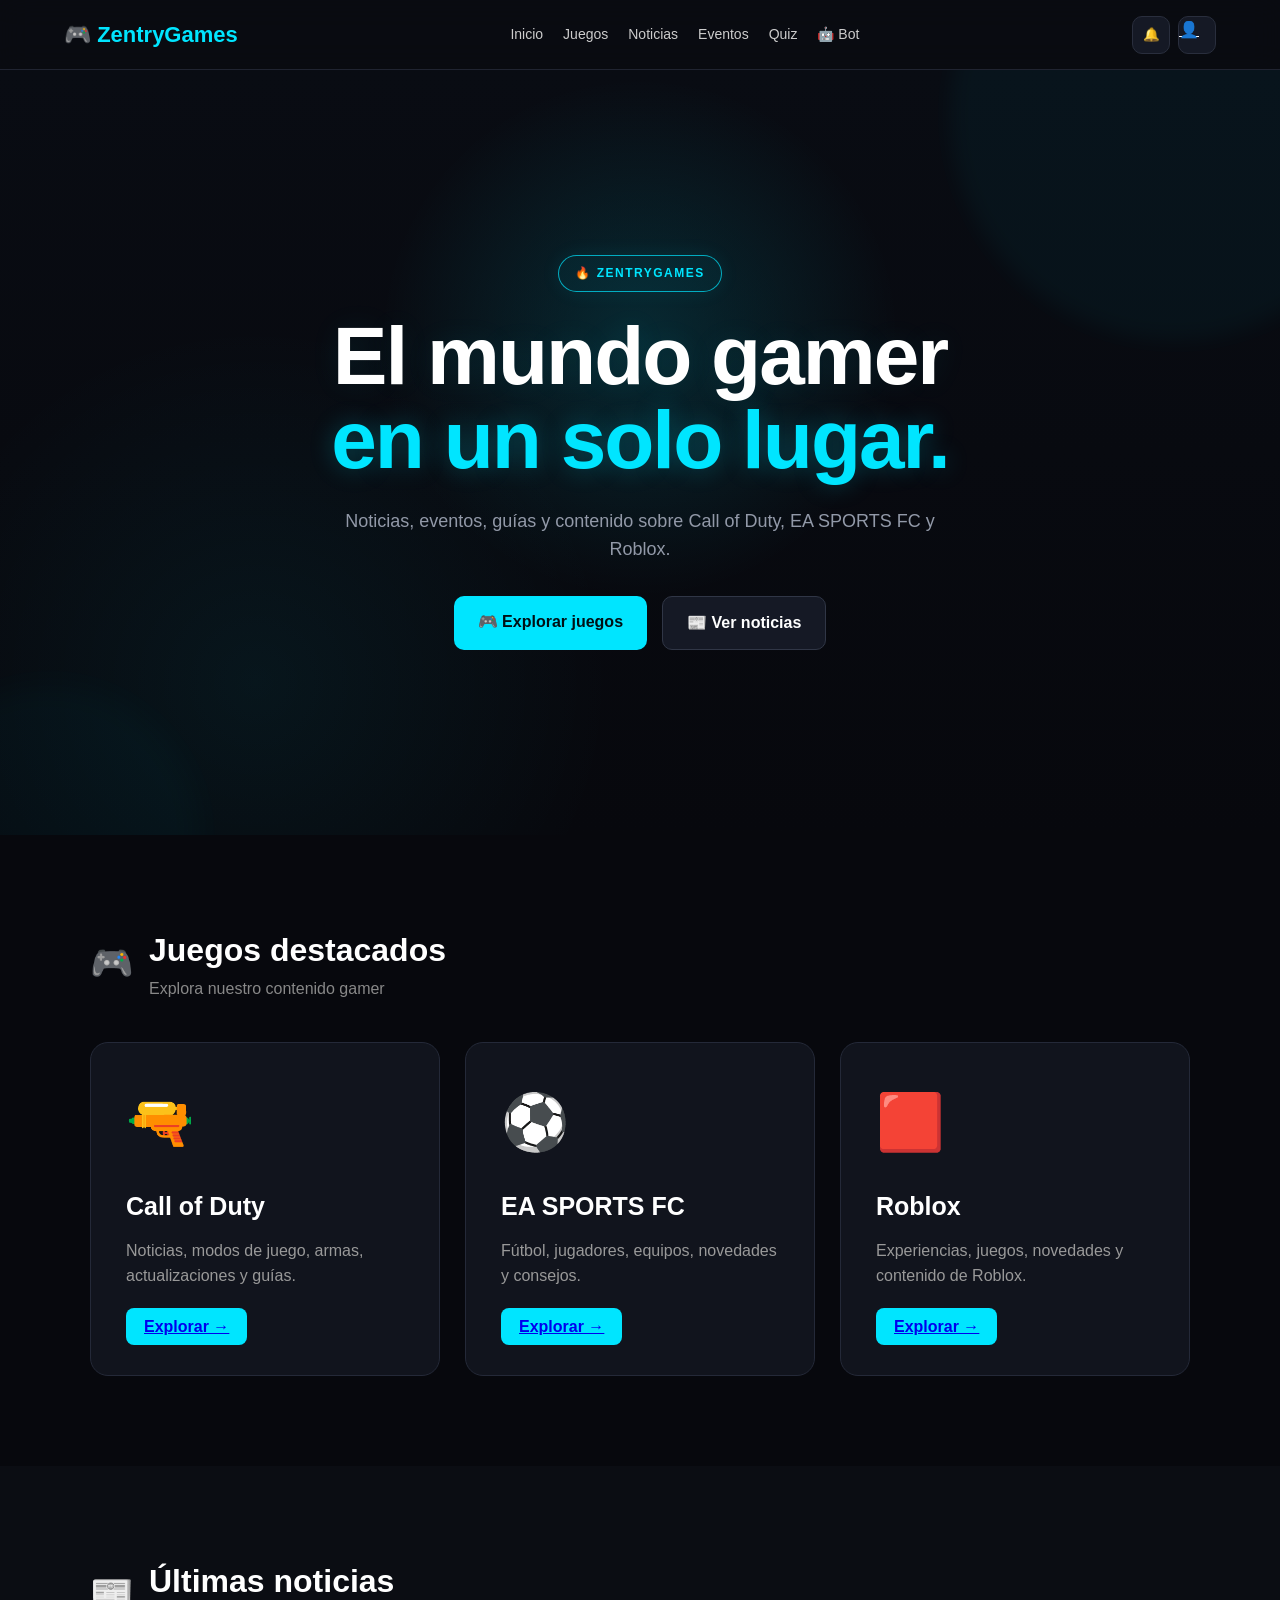
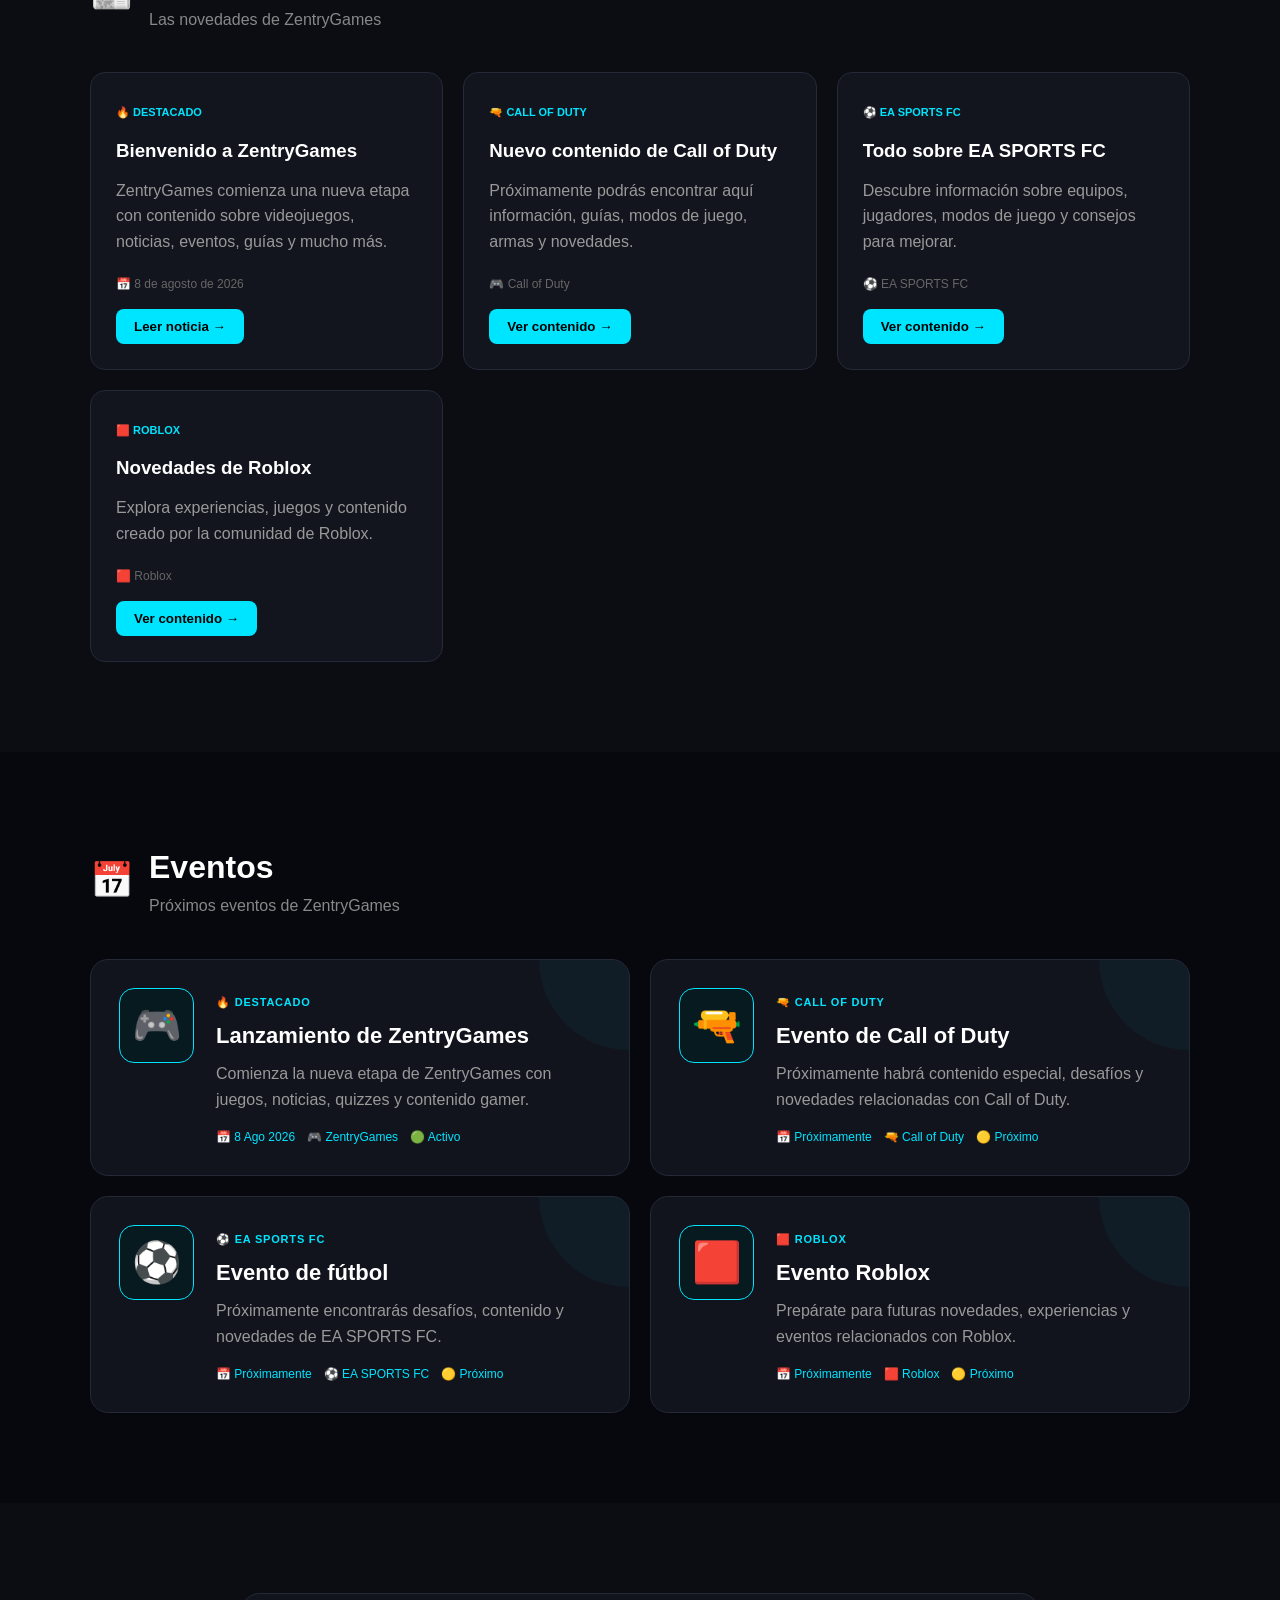
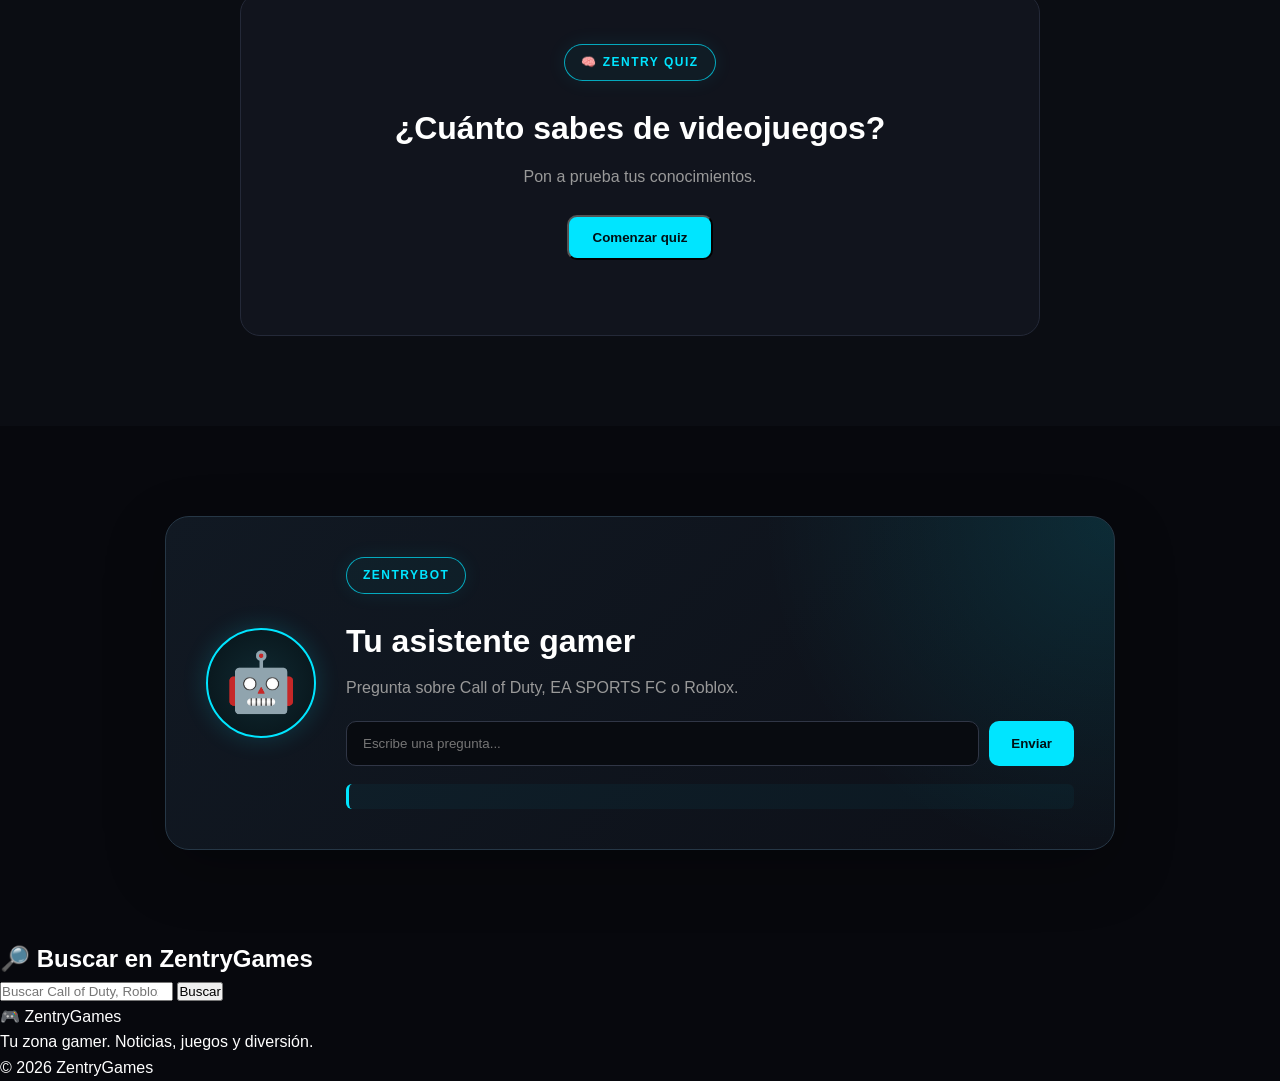
<file: index.html>
<!DOCTYPE html>
<html lang="es">
<head>
    <meta charset="UTF-8">
    <meta name="viewport" content="width=device-width, initial-scale=1.0">

    <meta name="description" content="ZentryGames - Noticias, guías, eventos y contenido gamer">

    <title>ZentryGames 🎮</title>

    <link rel="stylesheet" href="style.css">

    <script async src="https://pagead2.googlesyndication.com/pagead/js/adsbygoogle.js?client=ca-pub-6603764424039555"
         crossorigin="anonymous"></script>
</head>

<body>

<header class="header">

    <div class="logo">
        🎮 <span>ZentryGames</span>
    </div>

    <nav class="nav">

        <a href="#inicio">Inicio</a>
        <a href="#juegos">Juegos</a>
        <a href="#noticias">Noticias</a>
        <a href="#eventos">Eventos</a>
        <a href="#quiz">Quiz</a>
        <a href="#bot">🤖 Bot</a>

    </nav>

    <div class="header-actions">

    <button class="icon-btn" title="Notificaciones" onclick="toggleNotifications()">
    🔔
    </button>

    <a href="perfil.html" class="icon-btn profile-link" title="Perfil">
        👤
    </a>

    </div>

</header>


<main>

    <!-- HERO -->

    <section id="inicio" class="hero">

        <div class="hero-content">

            <span class="badge">🔥 ZENTRYGAMES</span>

            <h1>
                El mundo gamer<br>
                <span>en un solo lugar.</span>
            </h1>

            <p>
                Noticias, eventos, guías y contenido sobre
                Call of Duty, EA SPORTS FC y Roblox.
            </p>

            <div class="hero-buttons">

                <a href="#juegos" class="btn primary">
                    🎮 Explorar juegos
                </a>

                <a href="#noticias" class="btn secondary">
                    📰 Ver noticias
                </a>

            </div>

        </div>

    </section>


    <!-- JUEGOS -->

    <section id="juegos" class="section">

        <div class="section-title">

            <span>🎮</span>

            <div>
                <h2>Juegos destacados</h2>
                <p>Explora nuestro contenido gamer</p>
            </div>

        </div>


        <div class="cards">

            <article class="game-card cod">

                <div class="game-icon">🔫</div>

                <h3>Call of Duty</h3>

                <p>
                    Noticias, modos de juego, armas,
                    actualizaciones y guías.
                </p>

                <a href="cod.html" class="card-btn"> 
                   Explorar →
                </a>

            </article>


            <article class="game-card fifa">

                <div class="game-icon">⚽</div>

                <h3>EA SPORTS FC</h3>

                <p>
                    Fútbol, jugadores, equipos,
                    novedades y consejos.
                </p>

                <a href="fc.html" class="card-btn">
                   Explorar →
                </a>
            
            </article>


            <article class="game-card roblox">

                <div class="game-icon">🟥</div>

                <h3>Roblox</h3>

                <p>
                    Experiencias, juegos, novedades
                    y contenido de Roblox.
                </p>

                <a href="roblox.html" class="card-btn">
                   Explorar →
                </a>

            </article>

        </div>

    </section>



    <!-- ==============================
     NOTICIAS — FASE 4
     ============================== --><section id="noticias" class="section dark-section"><div class="section-title">

    <span>📰</span>

    <div>
        <h2>Últimas noticias</h2>
        <p>Las novedades de ZentryGames</p>
    </div>

</div>


<div class="news-grid">

    <!-- NOTICIA 1 -->

    <article class="news-card">

        <span class="news-tag">
            🔥 DESTACADO
        </span>

        <h3>
            Bienvenido a ZentryGames
        </h3>

        <p>
            ZentryGames comienza una nueva etapa con
            contenido sobre videojuegos, noticias,
            eventos, guías y mucho más.
        </p>

        <span class="news-date">
            📅 8 de agosto de 2026
        </span>

        <button class="card-btn news-button"
                onclick="mostrarNoticia('bienvenida')">
            Leer noticia →
        </button>

    </article>


    <!-- NOTICIA 2 -->

    <article class="news-card">

        <span class="news-tag">
            🔫 CALL OF DUTY
        </span>

        <h3>
            Nuevo contenido de Call of Duty
        </h3>

        <p>
            Próximamente podrás encontrar aquí
            información, guías, modos de juego,
            armas y novedades.
        </p>

        <span class="news-date">
            🎮 Call of Duty
        </span>

        <button class="card-btn news-button"
                onclick="mostrarNoticia('cod')">
            Ver contenido →
        </button>

    </article>


    <!-- NOTICIA 3 -->

    <article class="news-card">

        <span class="news-tag">
            ⚽ EA SPORTS FC
        </span>

        <h3>
            Todo sobre EA SPORTS FC
        </h3>

        <p>
            Descubre información sobre equipos,
            jugadores, modos de juego y consejos
            para mejorar.
        </p>

        <span class="news-date">
            ⚽ EA SPORTS FC
        </span>

        <button class="card-btn news-button"
                onclick="mostrarNoticia('fc')">
            Ver contenido →
        </button>

    </article>


    <!-- NOTICIA 4 -->

    <article class="news-card">

        <span class="news-tag">
            🟥 ROBLOX
        </span>

        <h3>
            Novedades de Roblox
        </h3>

        <p>
            Explora experiencias, juegos y contenido
            creado por la comunidad de Roblox.
        </p>

        <span class="news-date">
            🟥 Roblox
        </span>

        <button class="card-btn news-button"
                onclick="mostrarNoticia('roblox')">
            Ver contenido →
        </button>

    </article>

</div>


<!-- VENTANA DE NOTICIA -->

<div id="newsModal" class="news-modal">

    <div class="news-modal-content">

        <button class="news-close"
                onclick="cerrarNoticia()">
            ✕
        </button>

        <div id="newsModalContent"></div>

    </div>

</div>

     </section>

    
<!-- ==============================
     EVENTOS — FASE 4
     ============================== --><section id="eventos" class="section"><div class="section-title">

    <span>📅</span>

    <div>
        <h2>Eventos</h2>
        <p>Próximos eventos de ZentryGames</p>
    </div>

</div>


<div class="events-grid">


    <!-- EVENTO 1 -->

    <article class="event-card">

        <div class="event-icon">
            🎮
        </div>

        <div class="event-content">

            <span class="event-tag">
                🔥 DESTACADO
            </span>

            <h3>
                Lanzamiento de ZentryGames
            </h3>

            <p>
                Comienza la nueva etapa de ZentryGames
                con juegos, noticias, quizzes y contenido gamer.
            </p>

            <div class="event-info">

                <span>📅 8 Ago 2026</span>

                <span>🎮 ZentryGames</span>

                <span>🟢 Activo</span>

            </div>

        </div>

    </article>


    <!-- EVENTO 2 -->

    <article class="event-card">

        <div class="event-icon">
            🔫
        </div>

        <div class="event-content">

            <span class="event-tag">
                🔫 CALL OF DUTY
            </span>

            <h3>
                Evento de Call of Duty
            </h3>

            <p>
                Próximamente habrá contenido especial,
                desafíos y novedades relacionadas con Call of Duty.
            </p>

            <div class="event-info">

                <span>📅 Próximamente</span>

                <span>🔫 Call of Duty</span>

                <span>🟡 Próximo</span>

            </div>

        </div>

    </article>


    <!-- EVENTO 3 -->

    <article class="event-card">

        <div class="event-icon">
            ⚽
        </div>

        <div class="event-content">

            <span class="event-tag">
                ⚽ EA SPORTS FC
            </span>

            <h3>
                Evento de fútbol
            </h3>

            <p>
                Próximamente encontrarás desafíos,
                contenido y novedades de EA SPORTS FC.
            </p>

            <div class="event-info">

                <span>📅 Próximamente</span>

                <span>⚽ EA SPORTS FC</span>

                <span>🟡 Próximo</span>

            </div>

        </div>

    </article>


    <!-- EVENTO 4 -->

    <article class="event-card">

        <div class="event-icon">
            🟥
        </div>

        <div class="event-content">

            <span class="event-tag">
                🟥 ROBLOX
            </span>

            <h3>
                Evento Roblox
            </h3>

            <p>
                Prepárate para futuras novedades,
                experiencias y eventos relacionados con Roblox.
            </p>

            <div class="event-info">

                <span>📅 Próximamente</span>

                <span>🟥 Roblox</span>

                <span>🟡 Próximo</span>

            </div>

        </div>

    </article>

</div>

     </section>

    <!-- QUIZ -->

    <section id="quiz" class="section dark-section">

        <div class="quiz-box">

            <span class="badge">🧠 ZENTRY QUIZ</span>

            <h2>¿Cuánto sabes de videojuegos?</h2>

            <p>
                Pon a prueba tus conocimientos.
            </p>

            <button id="startQuiz" class="btn primary">
                Comenzar quiz
            </button>

            <div id="quizArea"></div>

        </div>

    </section>


    <!-- ZENTRYBOT -->

    <section id="bot" class="section">

        <div class="bot-box">

            <div class="bot-avatar">
                🤖
            </div>

            <div class="bot-content">

                <span class="badge">ZENTRYBOT</span>

                <h2>Tu asistente gamer</h2>

                <p>
                    Pregunta sobre Call of Duty, EA SPORTS FC
                    o Roblox.
                </p>

                <div class="bot-input">

                    <input
                        id="botInput"
                        type="text"
                        placeholder="Escribe una pregunta..."
                    >

                    <button id="botSend">
                        Enviar
                    </button>

                </div>

                <div id="botResponse" class="bot-response"></div>

            </div>

        </div>

    </section>


    <!-- BUSCADOR -->

    <section class="search-section">

        <h2>🔎 Buscar en ZentryGames</h2>

        <div class="search-box">

            <input
                id="searchInput"
                type="search"
                placeholder="Buscar Call of Duty, Roblox..."
            >

            <button id="searchButton">
                Buscar
            </button>

        </div>

        <div id="searchResult"></div>

    </section>

</main>


<footer>

    <div class="footer-logo">
        🎮 ZentryGames
    </div>

    <p>
        Tu zona gamer. Noticias, juegos y diversión.
    </p>

    <p class="copyright">
        © 2026 ZentryGames
    </p>

</footer>
    
<div id="notificationPanel" class="notification-panel">

    <div class="notification-header">
        <h3>🔔 Notificaciones</h3>

        <button id="closeNotifications">✕</button>
    </div>

    <div class="notification-item">
        <span>🎮</span>
        <div>
            <strong>Bienvenido a ZentryGames</strong>
            <p>Tu zona gamer está creciendo 🚀</p>
        </div>
    </div>

    <div class="notification-item">
        <span>📰</span>
        <div>
            <strong>Noticias próximamente</strong>
            <p>Estamos preparando nuevas novedades.</p>
        </div>
    </div>

    <div class="notification-item">
        <span>📅</span>
        <div>
            <strong>Eventos</strong>
            <p>Próximamente habrá eventos gamer.</p>
        </div>
    </div>

</div>

<script src="script.js"></script>

</body>
</html>
</file>
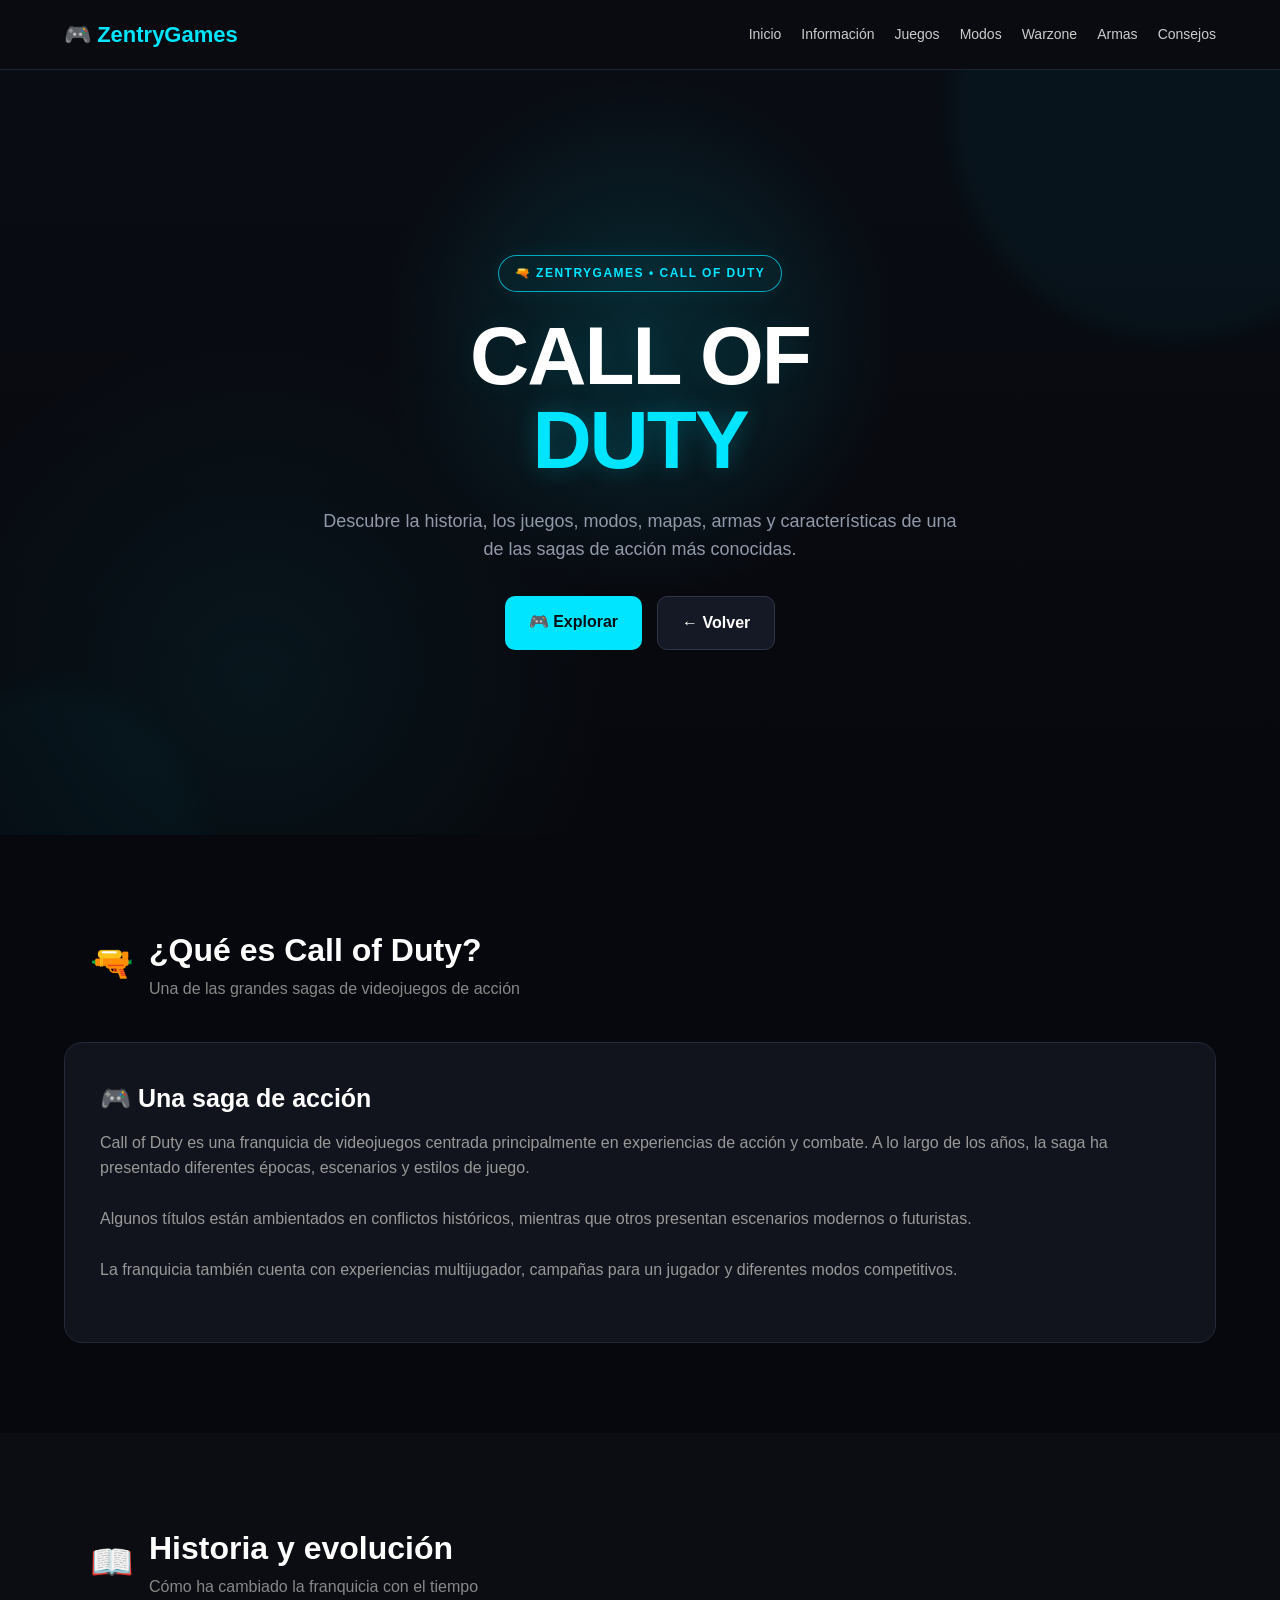
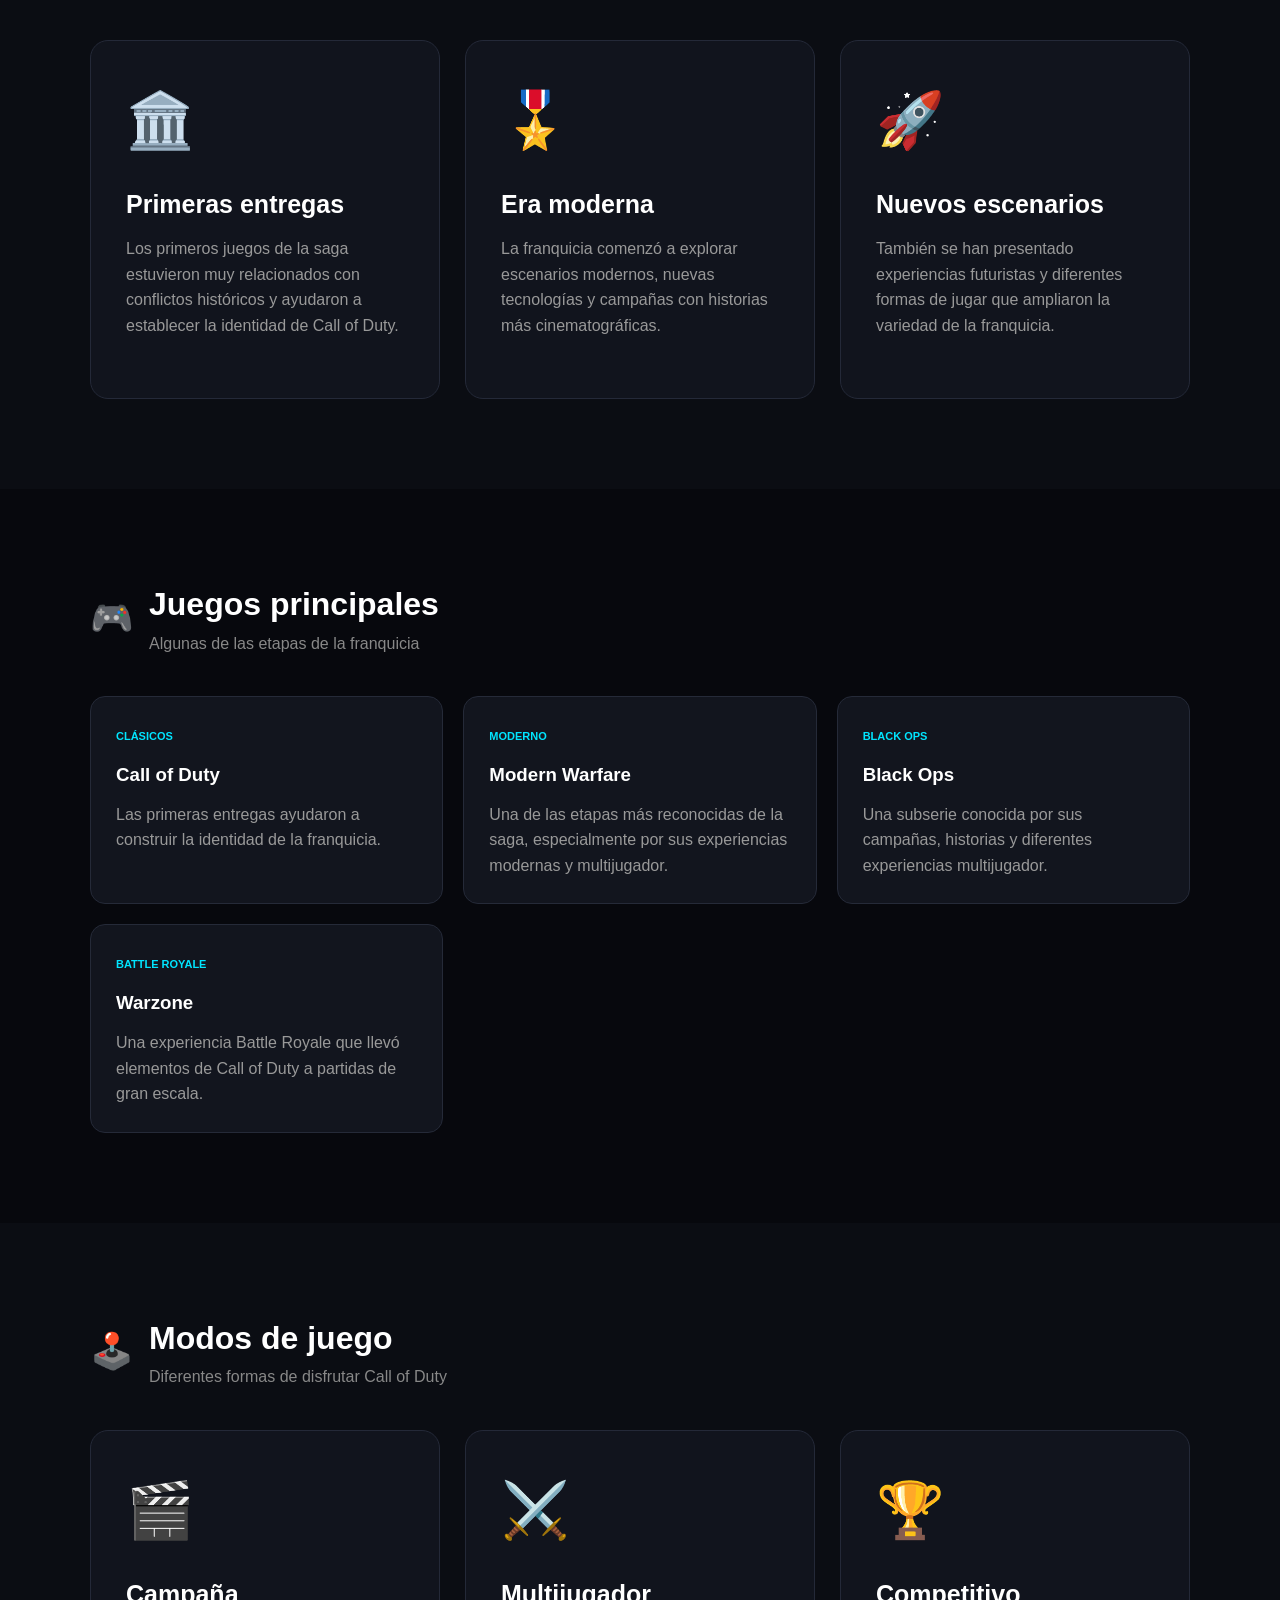
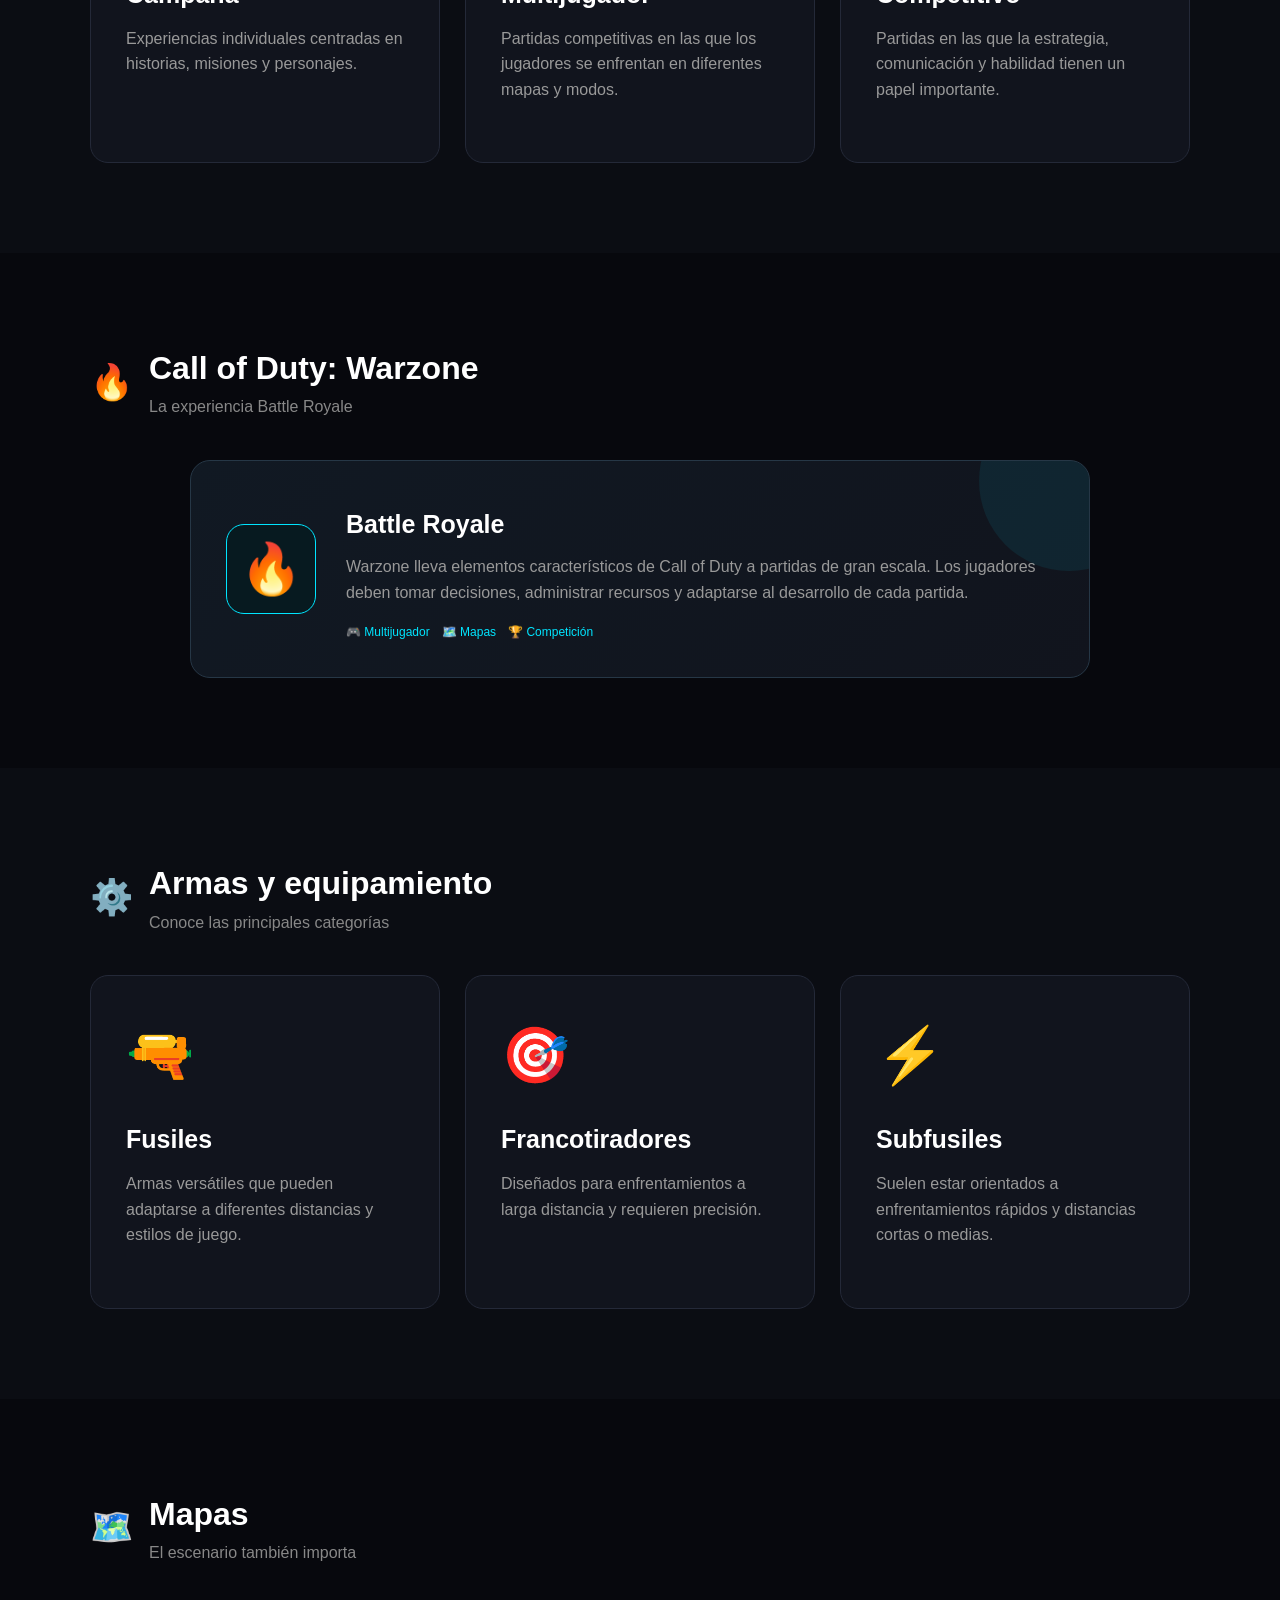
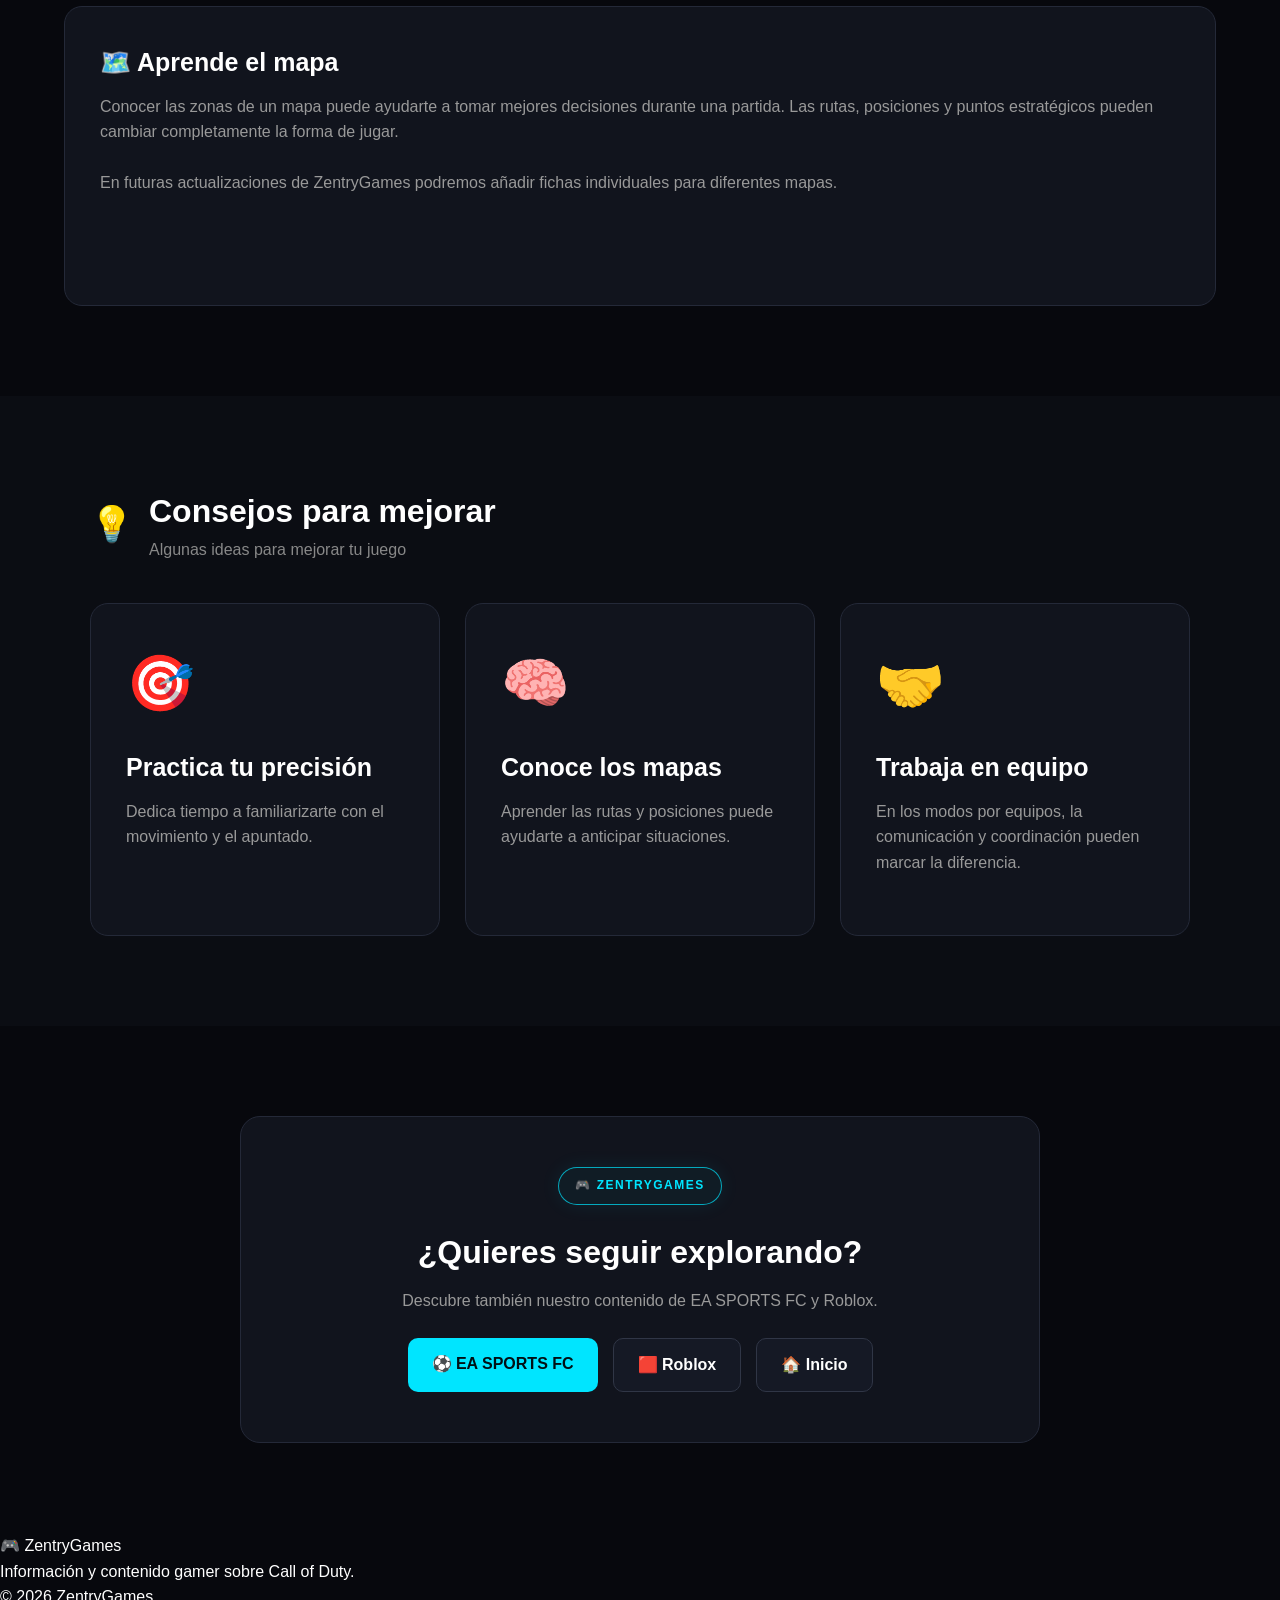
<file: cod.html>
<!DOCTYPE html>
<html lang="es">

<head>
    <meta charset="UTF-8">
    <meta name="viewport" content="width=device-width, initial-scale=1.0">

    <meta name="description"
        content="ZentryGames - Todo sobre Call of Duty, Warzone, modos de juego, mapas, armas y consejos.">

    <title>Call of Duty | ZentryGames 🎮</title>

    <link rel="stylesheet" href="style.css">
</head>

<body>

<header class="header">

    <div class="logo">
        🎮 <span>ZentryGames</span>
    </div>

    <nav class="nav">
        <a href="index.html">Inicio</a>
        <a href="#informacion">Información</a>
        <a href="#juegos">Juegos</a>
        <a href="#modos">Modos</a>
        <a href="#warzone">Warzone</a>
        <a href="#armas">Armas</a>
        <a href="#consejos">Consejos</a>
    </nav>

</header>


<main>

    <!-- HERO -->

    <section class="hero">

        <div class="hero-content">

            <span class="badge">🔫 ZENTRYGAMES • CALL OF DUTY</span>

            <h1>
                CALL OF<br>
                <span>DUTY</span>
            </h1>

            <p>
                Descubre la historia, los juegos, modos,
                mapas, armas y características de una de
                las sagas de acción más conocidas.
            </p>

            <div class="hero-buttons">

                <a href="#informacion" class="btn primary">
                    🎮 Explorar
                </a>

                <a href="index.html" class="btn secondary">
                    ← Volver
                </a>

            </div>

        </div>

    </section>


    <!-- INFORMACIÓN -->

    <section id="informacion" class="section">

        <div class="section-title">

            <span>🔫</span>

            <div>
                <h2>¿Qué es Call of Duty?</h2>
                <p>Una de las grandes sagas de videojuegos de acción</p>
            </div>

        </div>

        <div class="game-card">

            <h3>🎮 Una saga de acción</h3>

            <p>
                Call of Duty es una franquicia de videojuegos
                centrada principalmente en experiencias de
                acción y combate. A lo largo de los años,
                la saga ha presentado diferentes épocas,
                escenarios y estilos de juego.
            </p>

            <p>
                Algunos títulos están ambientados en conflictos
                históricos, mientras que otros presentan
                escenarios modernos o futuristas.
            </p>

            <p>
                La franquicia también cuenta con experiencias
                multijugador, campañas para un jugador y
                diferentes modos competitivos.
            </p>

        </div>

    </section>


    <!-- EVOLUCIÓN -->

    <section class="section dark-section">

        <div class="section-title">

            <span>📖</span>

            <div>
                <h2>Historia y evolución</h2>
                <p>Cómo ha cambiado la franquicia con el tiempo</p>
            </div>

        </div>

        <div class="cards">

            <article class="game-card">

                <div class="game-icon">🏛️</div>

                <h3>Primeras entregas</h3>

                <p>
                    Los primeros juegos de la saga estuvieron
                    muy relacionados con conflictos históricos
                    y ayudaron a establecer la identidad de
                    Call of Duty.
                </p>

            </article>


            <article class="game-card">

                <div class="game-icon">🎖️</div>

                <h3>Era moderna</h3>

                <p>
                    La franquicia comenzó a explorar escenarios
                    modernos, nuevas tecnologías y campañas
                    con historias más cinematográficas.
                </p>

            </article>


            <article class="game-card">

                <div class="game-icon">🚀</div>

                <h3>Nuevos escenarios</h3>

                <p>
                    También se han presentado experiencias
                    futuristas y diferentes formas de jugar
                    que ampliaron la variedad de la franquicia.
                </p>

            </article>

        </div>

    </section>


    <!-- JUEGOS -->

    <section id="juegos" class="section">

        <div class="section-title">

            <span>🎮</span>

            <div>
                <h2>Juegos principales</h2>
                <p>Algunas de las etapas de la franquicia</p>
            </div>

        </div>

        <div class="news-grid">

            <article class="news-card">

                <span class="news-tag">CLÁSICOS</span>

                <h3>Call of Duty</h3>

                <p>
                    Las primeras entregas ayudaron a construir
                    la identidad de la franquicia.
                </p>

            </article>


            <article class="news-card">

                <span class="news-tag">MODERNO</span>

                <h3>Modern Warfare</h3>

                <p>
                    Una de las etapas más reconocidas de la saga,
                    especialmente por sus experiencias modernas
                    y multijugador.
                </p>

            </article>


            <article class="news-card">

                <span class="news-tag">BLACK OPS</span>

                <h3>Black Ops</h3>

                <p>
                    Una subserie conocida por sus campañas,
                    historias y diferentes experiencias
                    multijugador.
                </p>

            </article>


            <article class="news-card">

                <span class="news-tag">BATTLE ROYALE</span>

                <h3>Warzone</h3>

                <p>
                    Una experiencia Battle Royale que llevó
                    elementos de Call of Duty a partidas
                    de gran escala.
                </p>

            </article>

        </div>

    </section>


    <!-- MODOS -->

    <section id="modos" class="section dark-section">

        <div class="section-title">

            <span>🕹️</span>

            <div>
                <h2>Modos de juego</h2>
                <p>Diferentes formas de disfrutar Call of Duty</p>
            </div>

        </div>

        <div class="cards">

            <article class="game-card">

                <div class="game-icon">🎬</div>

                <h3>Campaña</h3>

                <p>
                    Experiencias individuales centradas
                    en historias, misiones y personajes.
                </p>

            </article>


            <article class="game-card">

                <div class="game-icon">⚔️</div>

                <h3>Multijugador</h3>

                <p>
                    Partidas competitivas en las que los
                    jugadores se enfrentan en diferentes
                    mapas y modos.
                </p>

            </article>


            <article class="game-card">

                <div class="game-icon">🏆</div>

                <h3>Competitivo</h3>

                <p>
                    Partidas en las que la estrategia,
                    comunicación y habilidad tienen
                    un papel importante.
                </p>

            </article>

        </div>

    </section>


    <!-- WARZONE -->

    <section id="warzone" class="section">

        <div class="section-title">

            <span>🔥</span>

            <div>
                <h2>Call of Duty: Warzone</h2>
                <p>La experiencia Battle Royale</p>
            </div>

        </div>

        <div class="event-box">

            <div class="event-icon">
                🔥
            </div>

            <div>

                <h3>Battle Royale</h3>

                <p>
                    Warzone lleva elementos característicos
                    de Call of Duty a partidas de gran escala.
                    Los jugadores deben tomar decisiones,
                    administrar recursos y adaptarse al
                    desarrollo de cada partida.
                </p>

                <div class="event-info">

                    <span>🎮 Multijugador</span>
                    <span>🗺️ Mapas</span>
                    <span>🏆 Competición</span>

                </div>

            </div>

        </div>

    </section>


    <!-- ARMAS -->

    <section id="armas" class="section dark-section">

        <div class="section-title">

            <span>⚙️</span>

            <div>
                <h2>Armas y equipamiento</h2>
                <p>Conoce las principales categorías</p>
            </div>

        </div>

        <div class="cards">

            <article class="game-card">

                <div class="game-icon">🔫</div>

                <h3>Fusiles</h3>

                <p>
                    Armas versátiles que pueden adaptarse
                    a diferentes distancias y estilos de juego.
                </p>

            </article>


            <article class="game-card">

                <div class="game-icon">🎯</div>

                <h3>Francotiradores</h3>

                <p>
                    Diseñados para enfrentamientos a larga
                    distancia y requieren precisión.
                </p>

            </article>


            <article class="game-card">

                <div class="game-icon">⚡</div>

                <h3>Subfusiles</h3>

                <p>
                    Suelen estar orientados a enfrentamientos
                    rápidos y distancias cortas o medias.
                </p>

            </article>

        </div>

    </section>


    <!-- MAPAS -->

    <section class="section">

        <div class="section-title">

            <span>🗺️</span>

            <div>
                <h2>Mapas</h2>
                <p>El escenario también importa</p>
            </div>

        </div>

        <div class="game-card">

            <h3>🗺️ Aprende el mapa</h3>

            <p>
                Conocer las zonas de un mapa puede ayudarte
                a tomar mejores decisiones durante una partida.
                Las rutas, posiciones y puntos estratégicos
                pueden cambiar completamente la forma de jugar.
            </p>

            <p>
                En futuras actualizaciones de ZentryGames
                podremos añadir fichas individuales para
                diferentes mapas.
            </p>

        </div>

    </section>


    <!-- CONSEJOS -->

    <section id="consejos" class="section dark-section">

        <div class="section-title">

            <span>💡</span>

            <div>
                <h2>Consejos para mejorar</h2>
                <p>Algunas ideas para mejorar tu juego</p>
            </div>

        </div>

        <div class="cards">

            <article class="game-card">

                <div class="game-icon">🎯</div>

                <h3>Practica tu precisión</h3>

                <p>
                    Dedica tiempo a familiarizarte con el
                    movimiento y el apuntado.
                </p>

            </article>


            <article class="game-card">

                <div class="game-icon">🧠</div>

                <h3>Conoce los mapas</h3>

                <p>
                    Aprender las rutas y posiciones puede
                    ayudarte a anticipar situaciones.
                </p>

            </article>


            <article class="game-card">

                <div class="game-icon">🤝</div>

                <h3>Trabaja en equipo</h3>

                <p>
                    En los modos por equipos, la comunicación
                    y coordinación pueden marcar la diferencia.
                </p>

            </article>

        </div>

    </section>


    <!-- ZENTRYGAMES -->

    <section class="section">

        <div class="quiz-box">

            <span class="badge">
                🎮 ZENTRYGAMES
            </span>

            <h2>¿Quieres seguir explorando?</h2>

            <p>
                Descubre también nuestro contenido de
                EA SPORTS FC y Roblox.
            </p>

            <div class="hero-buttons">

                <a href="fc.html" class="btn primary">
                    ⚽ EA SPORTS FC
                </a>

                <a href="roblox.html" class="btn secondary">
                    🟥 Roblox
                </a>

                <a href="index.html" class="btn secondary">
                    🏠 Inicio
                </a>

            </div>

        </div>

    </section>

</main>


<footer>

    <div class="footer-logo">
        🎮 ZentryGames
    </div>

    <p>
        Información y contenido gamer sobre Call of Duty.
    </p>

    <p class="copyright">
        © 2026 ZentryGames
    </p>

</footer>


</body>
</html>
</file>
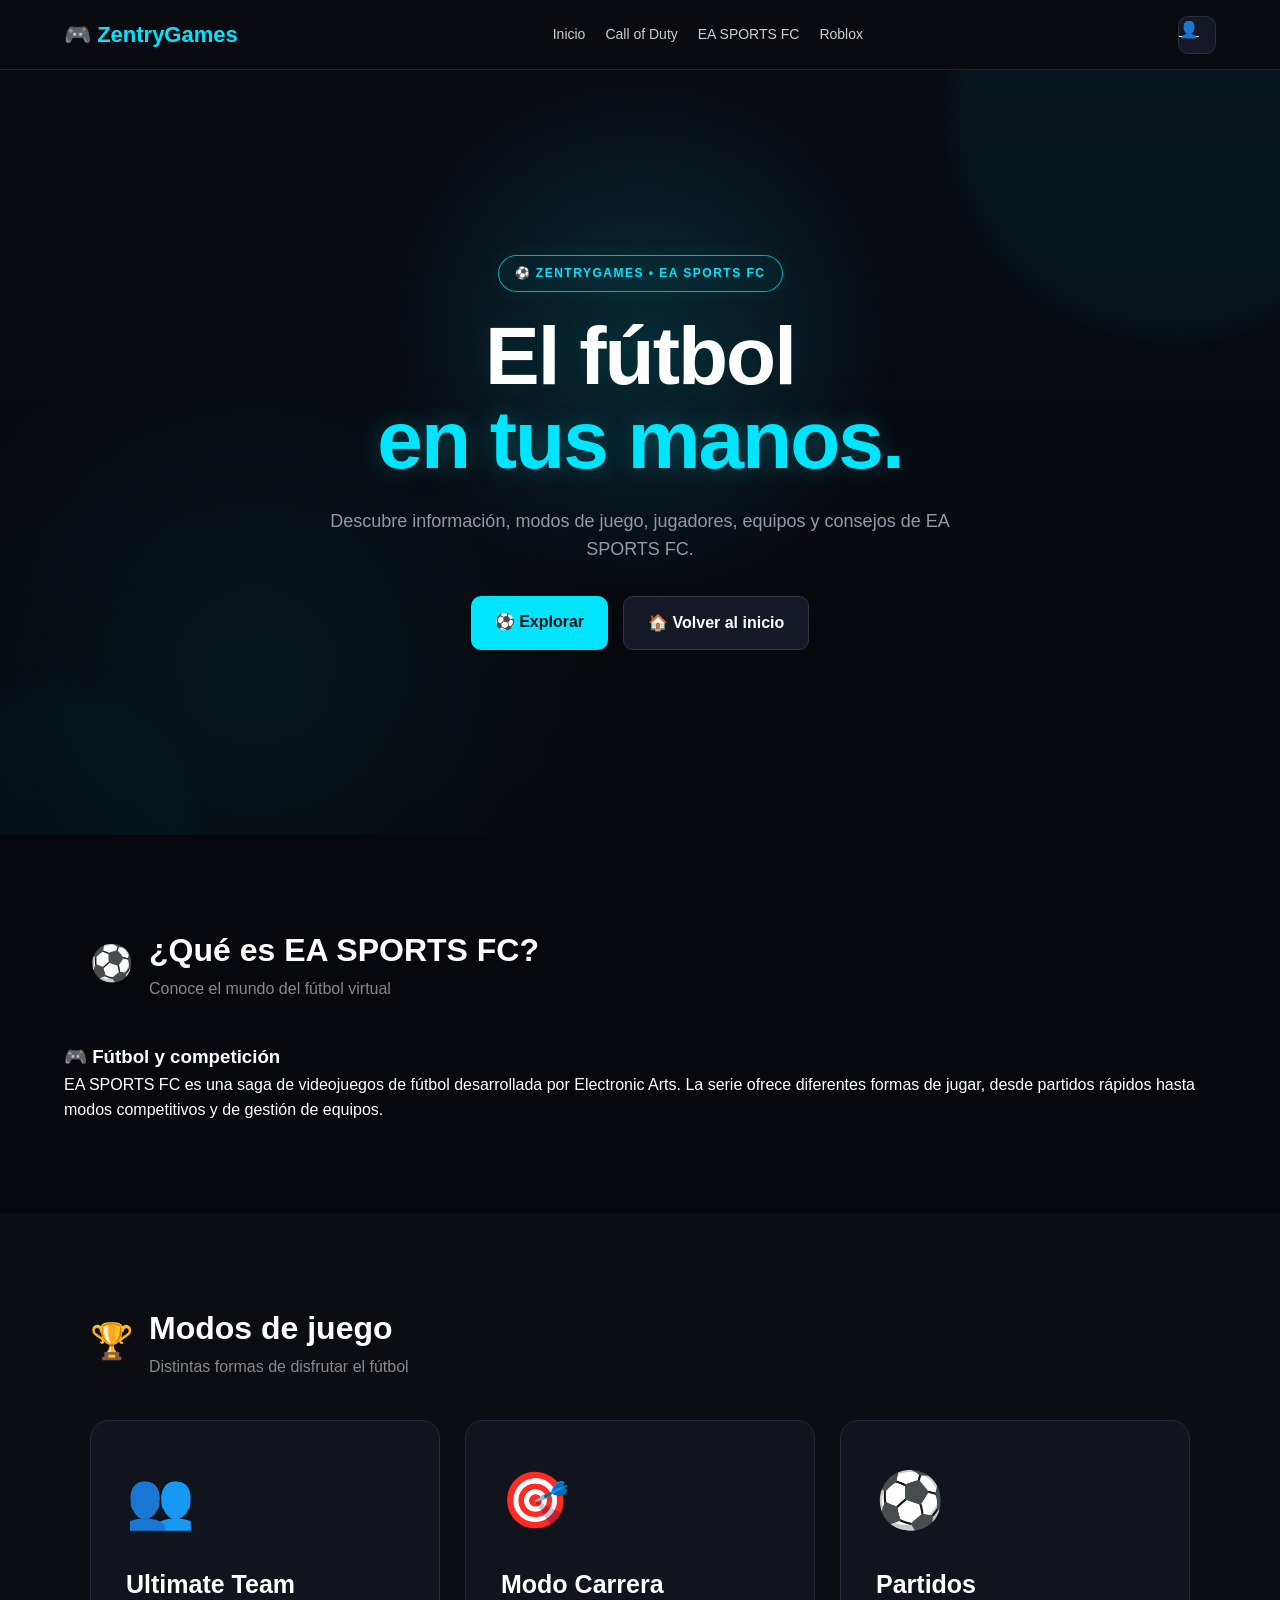
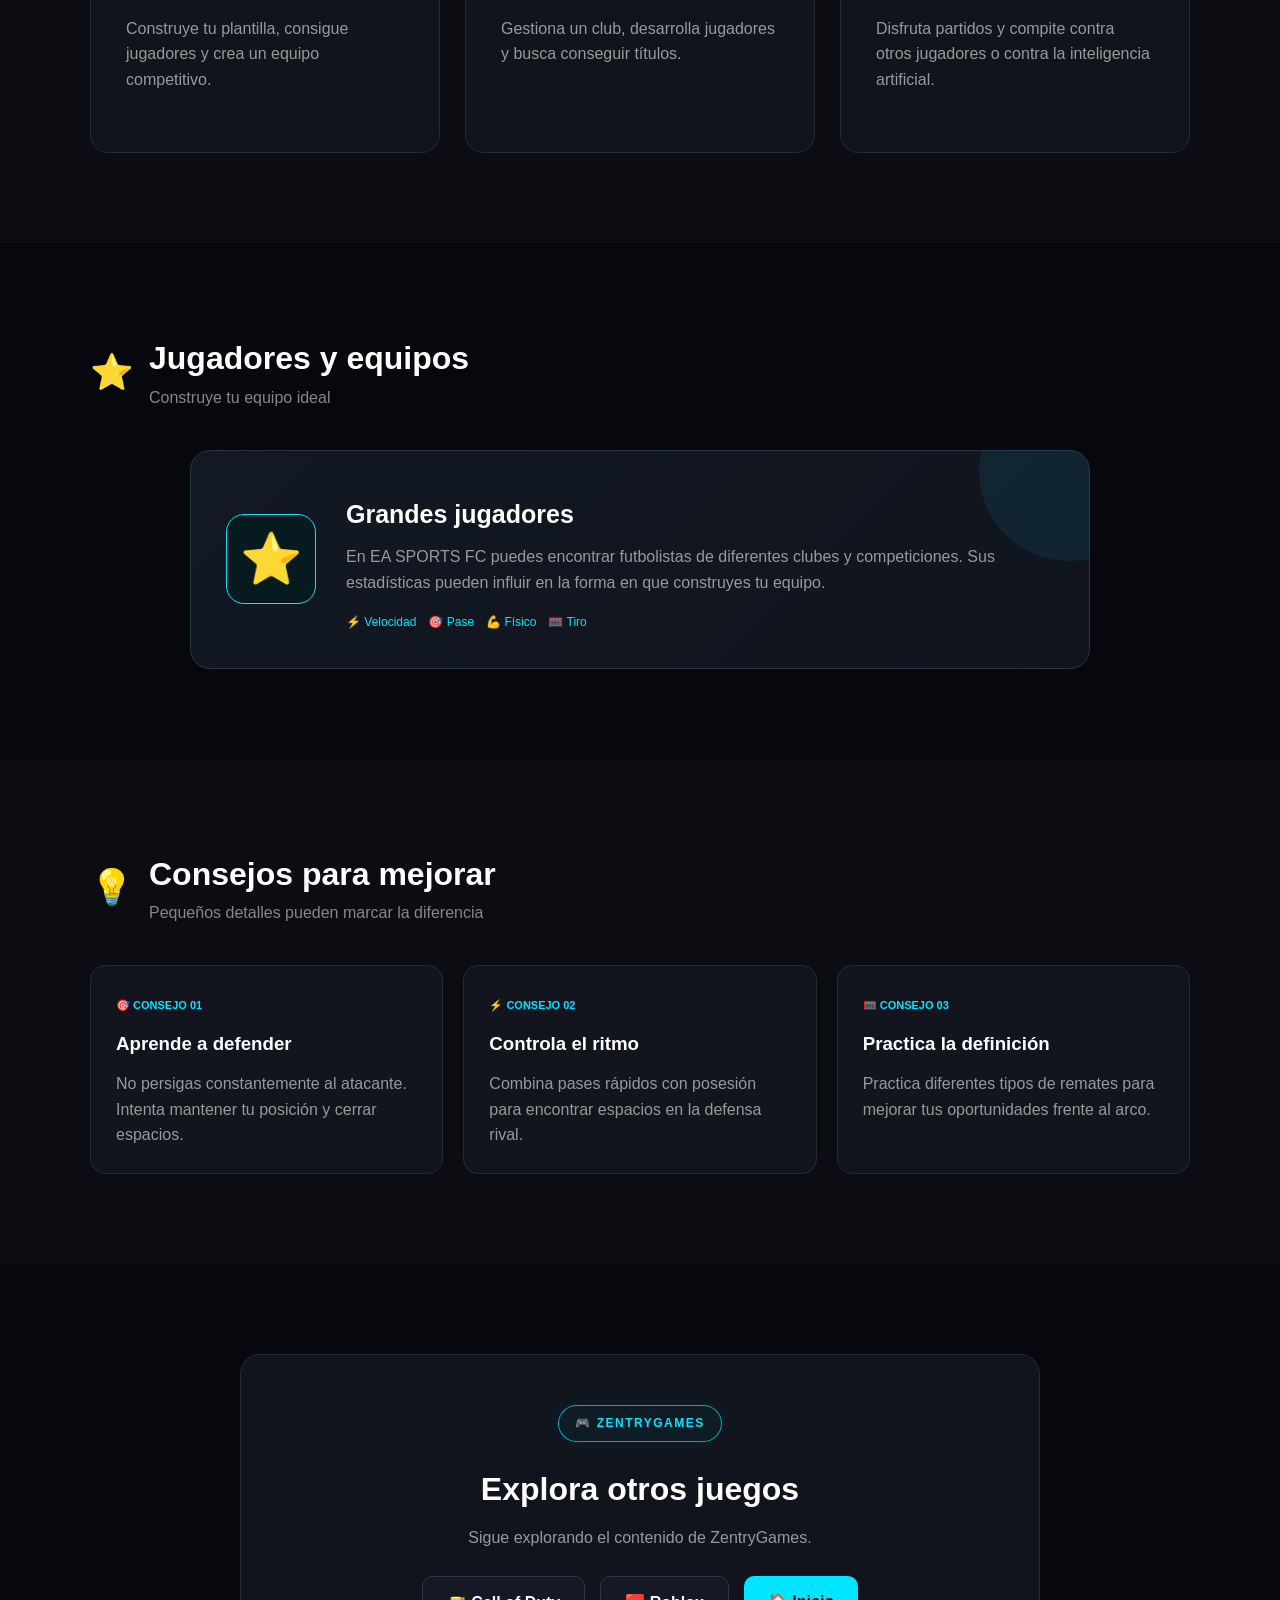
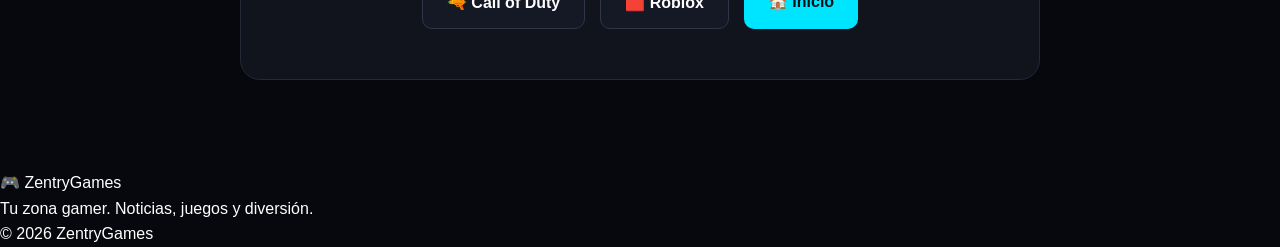
<file: fc.html>
<!DOCTYPE html><html lang="es">
<head>
    <meta charset="UTF-8">
    <meta name="viewport" content="width=device-width, initial-scale=1.0"><meta name="description"
    content="ZentryGames - Información, modos, jugadores y consejos de EA SPORTS FC">

<title>EA SPORTS FC | ZentryGames ⚽</title>

<link rel="stylesheet" href="style.css">

</head><body><header class="header"><div class="logo">
    🎮 <span>ZentryGames</span>
</div>

<nav class="nav">
    <a href="index.html">Inicio</a>
    <a href="cod.html">Call of Duty</a>
    <a href="fc.html">EA SPORTS FC</a>
    <a href="roblox.html">Roblox</a>
</nav>

<div class="header-actions">
    <a href="perfil.html" class="icon-btn profile-link" title="Perfil">
        👤
    </a>
</div>

</header><main><!-- HERO -->

<section class="hero">

    <div class="hero-content">

        <span class="badge">⚽ ZENTRYGAMES • EA SPORTS FC</span>

        <h1>
            El fútbol<br>
            <span>en tus manos.</span>
        </h1>

        <p>
            Descubre información, modos de juego, jugadores,
            equipos y consejos de EA SPORTS FC.
        </p>

        <div class="hero-buttons">

            <a href="#informacion" class="btn primary">
                ⚽ Explorar
            </a>

            <a href="index.html" class="btn secondary">
                🏠 Volver al inicio
            </a>

        </div>

    </div>

</section>


<!-- INFORMACIÓN -->

<section id="informacion" class="section">

    <div class="section-title">

        <span>⚽</span>

        <div>
            <h2>¿Qué es EA SPORTS FC?</h2>
            <p>Conoce el mundo del fútbol virtual</p>
        </div>

    </div>

    <div class="info-box">

        <h3>🎮 Fútbol y competición</h3>

        <p>
            EA SPORTS FC es una saga de videojuegos de fútbol
            desarrollada por Electronic Arts. La serie ofrece
            diferentes formas de jugar, desde partidos rápidos
            hasta modos competitivos y de gestión de equipos.
        </p>

    </div>

</section>


<!-- MODOS -->

<section class="section dark-section">

    <div class="section-title">

        <span>🏆</span>

        <div>
            <h2>Modos de juego</h2>
            <p>Distintas formas de disfrutar el fútbol</p>
        </div>

    </div>

    <div class="cards">

        <article class="game-card">

            <div class="game-icon">👥</div>

            <h3>Ultimate Team</h3>

            <p>
                Construye tu plantilla, consigue jugadores
                y crea un equipo competitivo.
            </p>

        </article>

        <article class="game-card">

            <div class="game-icon">🎯</div>

            <h3>Modo Carrera</h3>

            <p>
                Gestiona un club, desarrolla jugadores
                y busca conseguir títulos.
            </p>

        </article>

        <article class="game-card">

            <div class="game-icon">⚽</div>

            <h3>Partidos</h3>

            <p>
                Disfruta partidos y compite contra otros
                jugadores o contra la inteligencia artificial.
            </p>

        </article>

    </div>

</section>


<!-- JUGADORES -->

<section class="section">

    <div class="section-title">

        <span>⭐</span>

        <div>
            <h2>Jugadores y equipos</h2>
            <p>Construye tu equipo ideal</p>
        </div>

    </div>

    <div class="event-box">

        <div class="event-icon">
            ⭐
        </div>

        <div>

            <h3>Grandes jugadores</h3>

            <p>
                En EA SPORTS FC puedes encontrar futbolistas
                de diferentes clubes y competiciones. Sus
                estadísticas pueden influir en la forma en
                que construyes tu equipo.
            </p>

            <div class="event-info">
                <span>⚡ Velocidad</span>
                <span>🎯 Pase</span>
                <span>💪 Físico</span>
                <span>🥅 Tiro</span>
            </div>

        </div>

    </div>

</section>


<!-- CONSEJOS -->

<section class="section dark-section">

    <div class="section-title">

        <span>💡</span>

        <div>
            <h2>Consejos para mejorar</h2>
            <p>Pequeños detalles pueden marcar la diferencia</p>
        </div>

    </div>

    <div class="news-grid">

        <article class="news-card">

            <span class="news-tag">🎯 CONSEJO 01</span>

            <h3>Aprende a defender</h3>

            <p>
                No persigas constantemente al atacante.
                Intenta mantener tu posición y cerrar
                espacios.
            </p>

        </article>

        <article class="news-card">

            <span class="news-tag">⚡ CONSEJO 02</span>

            <h3>Controla el ritmo</h3>

            <p>
                Combina pases rápidos con posesión para
                encontrar espacios en la defensa rival.
            </p>

        </article>

        <article class="news-card">

            <span class="news-tag">🥅 CONSEJO 03</span>

            <h3>Practica la definición</h3>

            <p>
                Practica diferentes tipos de remates para
                mejorar tus oportunidades frente al arco.
            </p>

        </article>

    </div>

</section>


<!-- NAVEGACIÓN -->

<section class="section">

    <div class="quiz-box">

        <span class="badge">🎮 ZENTRYGAMES</span>

        <h2>Explora otros juegos</h2>

        <p>
            Sigue explorando el contenido de ZentryGames.
        </p>

        <div class="hero-buttons">

            <a href="cod.html" class="btn secondary">
                🔫 Call of Duty
            </a>

            <a href="roblox.html" class="btn secondary">
                🟥 Roblox
            </a>

            <a href="index.html" class="btn primary">
                🏠 Inicio
            </a>

        </div>

    </div>

</section>

</main><footer><div class="footer-logo">
    🎮 ZentryGames
</div>

<p>
    Tu zona gamer. Noticias, juegos y diversión.
</p>

<p class="copyright">
    © 2026 ZentryGames
</p>

</footer></body>
</html>
</file>
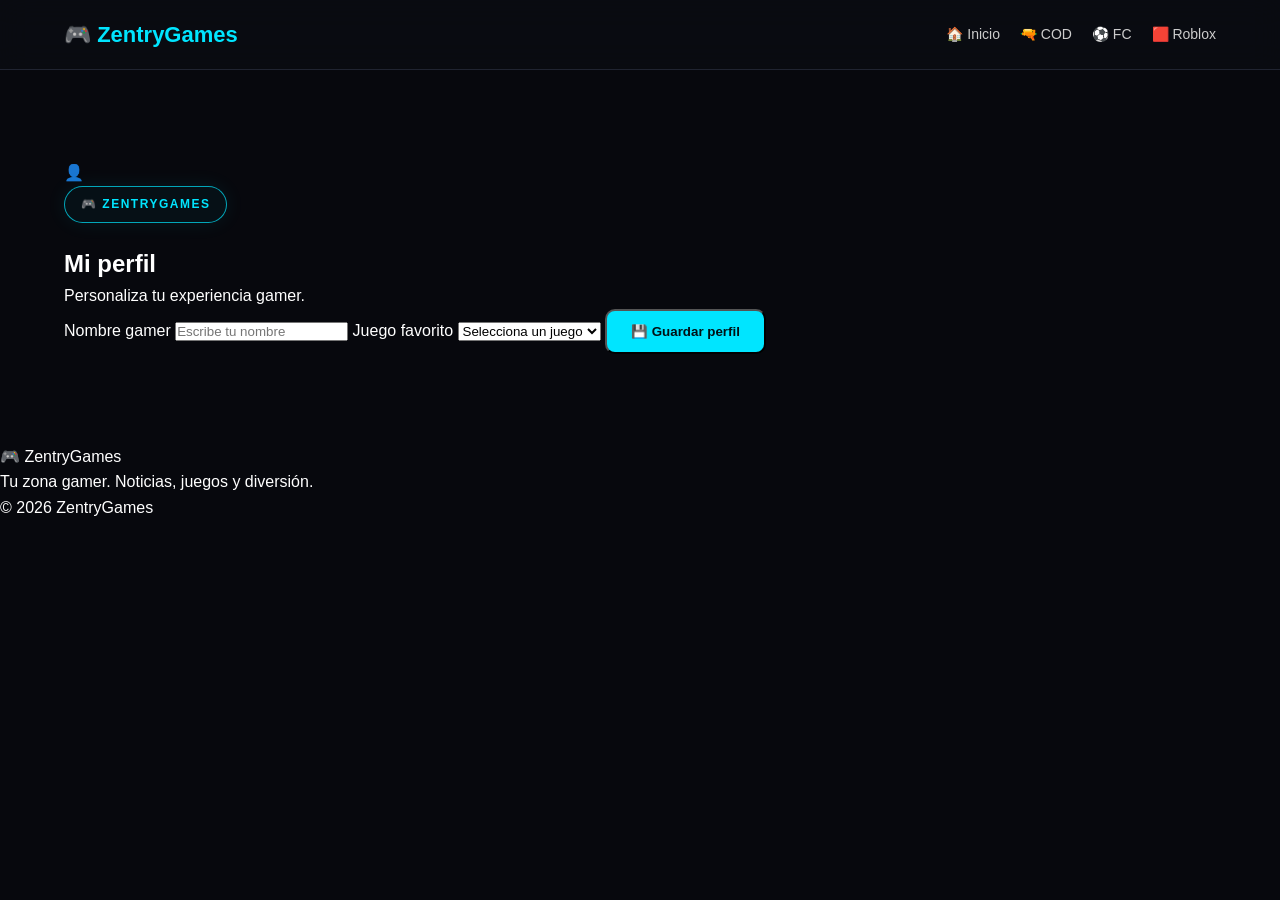
<file: perfil.html>
<!DOCTYPE html><html lang="es">
<head>
    <meta charset="UTF-8">
    <meta name="viewport" content="width=device-width, initial-scale=1.0"><title>Perfil | ZentryGames</title>

<link rel="stylesheet" href="style.css">

</head><body><header class="header"><div class="logo">
    🎮 <span>ZentryGames</span>
</div>

<nav class="nav">
    <a href="index.html">🏠 Inicio</a>
    <a href="cod.html">🔫 COD</a>
    <a href="fc.html">⚽ FC</a>
    <a href="roblox.html">🟥 Roblox</a>
</nav>

</header><main><section class="section">

    <div class="profile-box">

        <div class="profile-avatar">
            👤
        </div>

        <span class="badge">
            🎮 ZENTRYGAMES
        </span>

        <h1>Mi perfil</h1>

        <p>
            Personaliza tu experiencia gamer.
        </p>


        <div class="profile-form">

            <label for="username">
                Nombre gamer
            </label>

            <input
                id="username"
                type="text"
                placeholder="Escribe tu nombre"
                maxlength="20"
            >


            <label for="favoriteGame">
                Juego favorito
            </label>

            <select id="favoriteGame">

                <option value="">
                    Selecciona un juego
                </option>

                <option value="Call of Duty">
                    🔫 Call of Duty
                </option>

                <option value="EA SPORTS FC">
                    ⚽ EA SPORTS FC
                </option>

                <option value="Roblox">
                    🟥 Roblox
                </option>

            </select>


            <button id="saveProfile" class="btn primary">
                💾 Guardar perfil
            </button>

        </div>


        <div id="profileResult"></div>

    </div>

</section>

</main><footer><div class="footer-logo">
    🎮 ZentryGames
</div>

<p>
    Tu zona gamer. Noticias, juegos y diversión.
</p>

<p class="copyright">
    © 2026 ZentryGames
</p>

</footer><script>

const username = document.getElementById("username");
const favoriteGame = document.getElementById("favoriteGame");
const saveProfile = document.getElementById("saveProfile");
const profileResult = document.getElementById("profileResult");


// Cargar perfil guardado

const savedName = localStorage.getItem("zentryUsername");
const savedGame = localStorage.getItem("zentryFavoriteGame");

if (savedName) {
    username.value = savedName;
}

if (savedGame) {
    favoriteGame.value = savedGame;
}


// Guardar perfil

saveProfile.addEventListener("click", () => {

    const name = username.value.trim();
    const game = favoriteGame.value;

    if (!name) {

        profileResult.textContent =
            "⚠️ Escribe un nombre gamer.";

        return;
    }

    if (!game) {

        profileResult.textContent =
            "⚠️ Selecciona tu juego favorito.";

        return;
    }


    localStorage.setItem(
        "zentryUsername",
        name
    );

    localStorage.setItem(
        "zentryFavoriteGame",
        game
    );


    profileResult.textContent =
        `✅ Perfil guardado. ¡Bienvenido, ${name}!`;

});

</script></body>
</html>
</file>
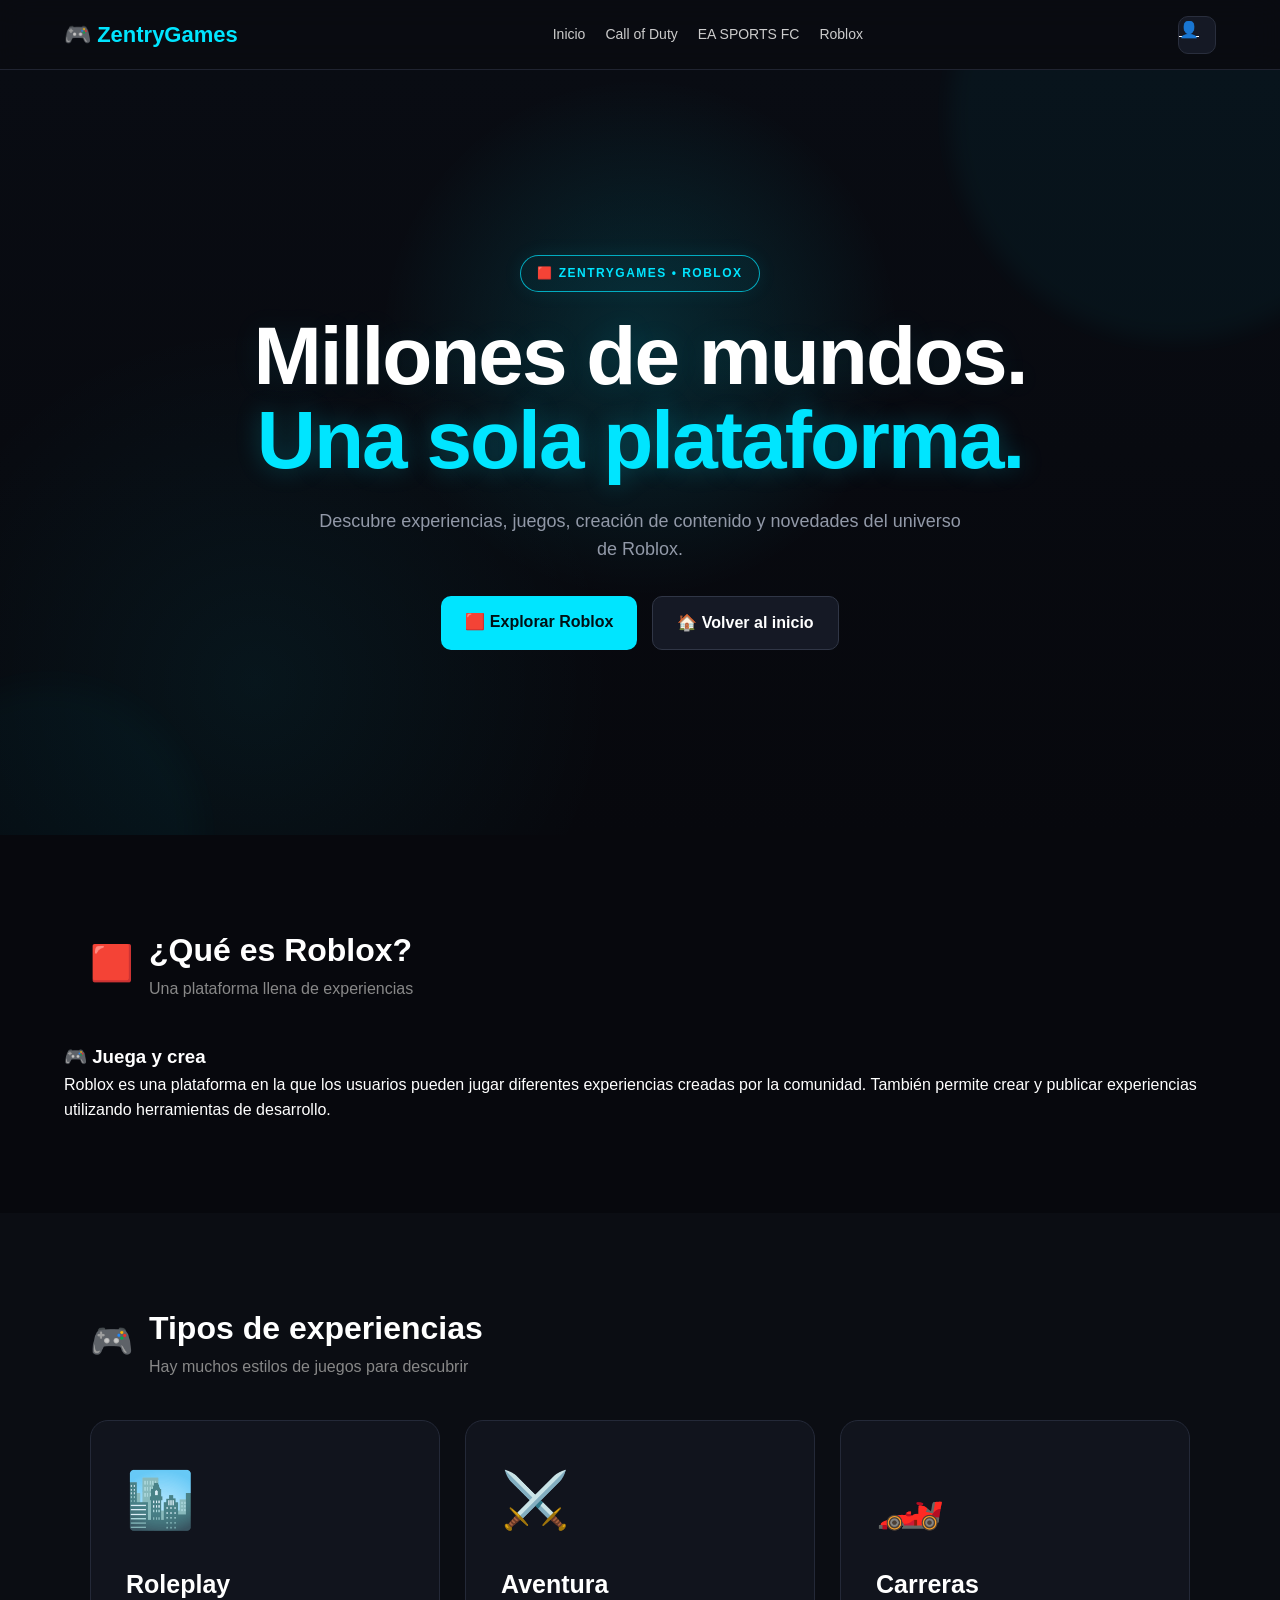
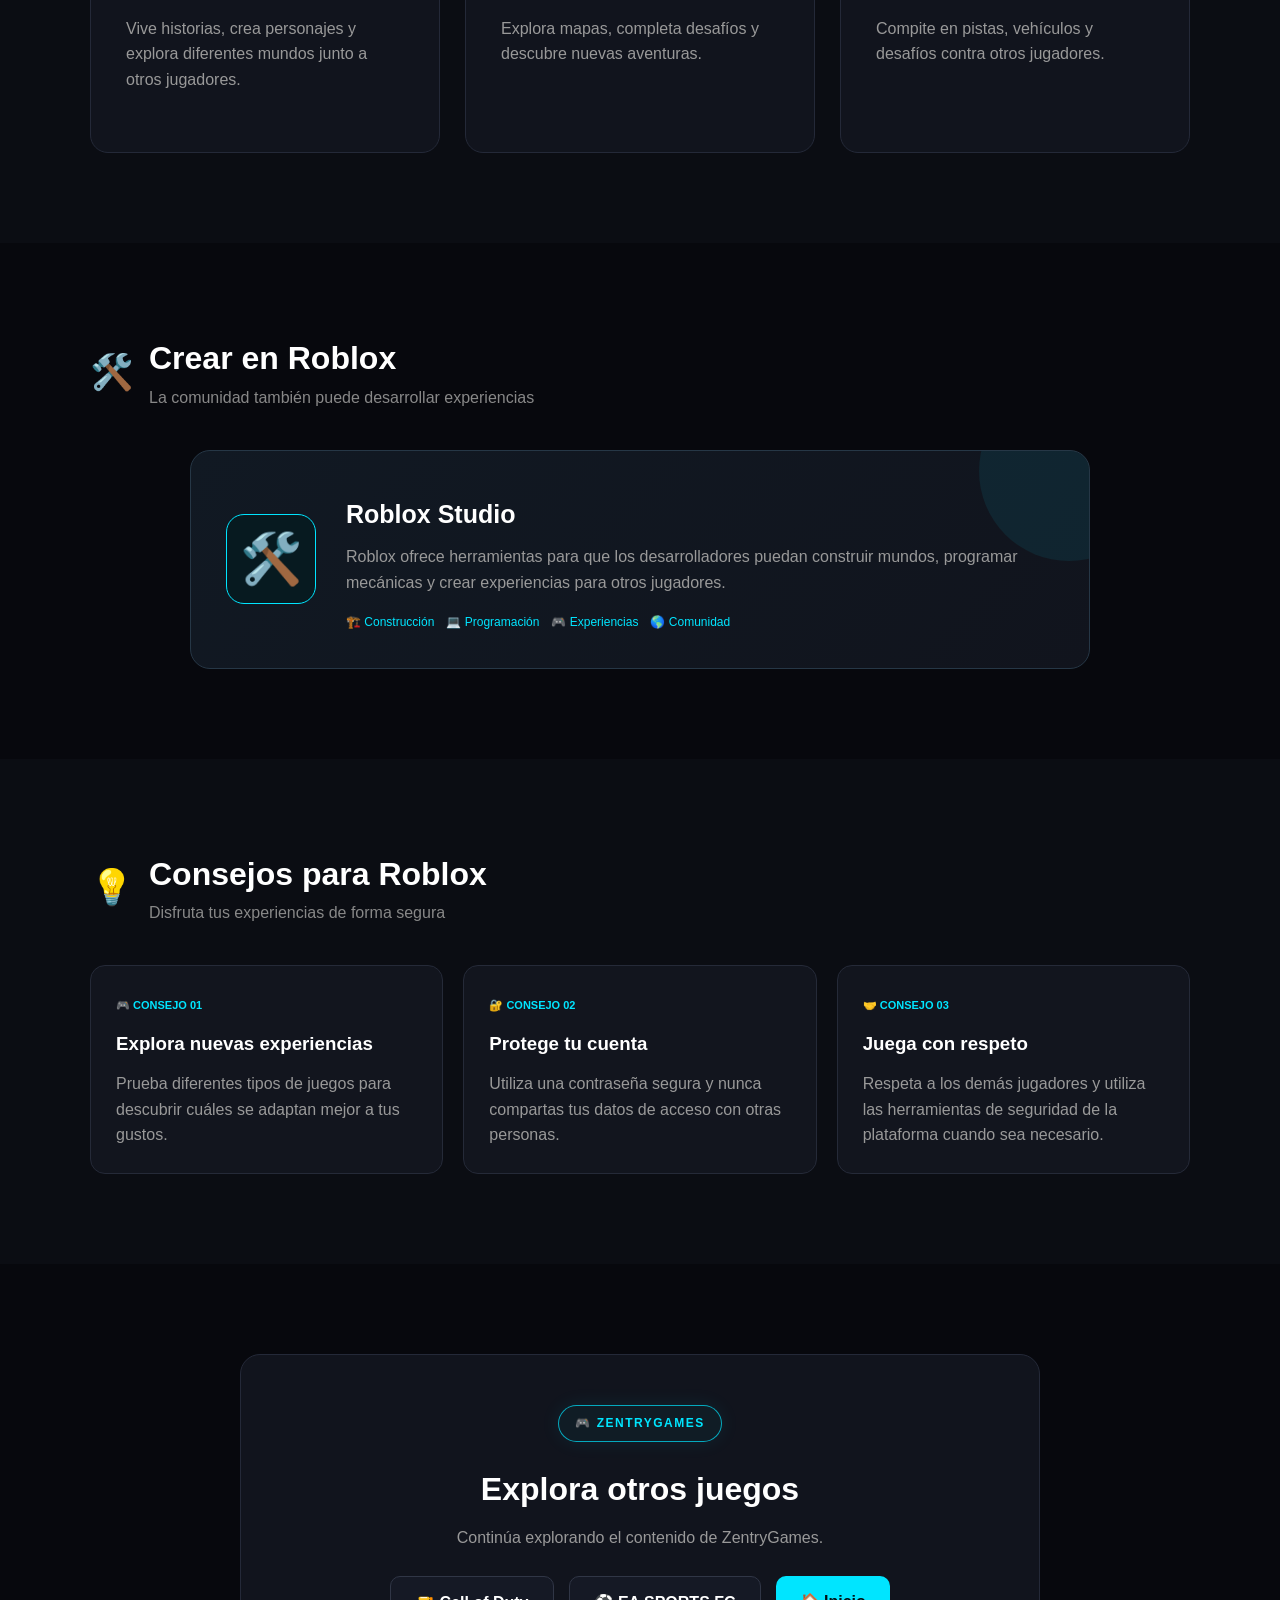
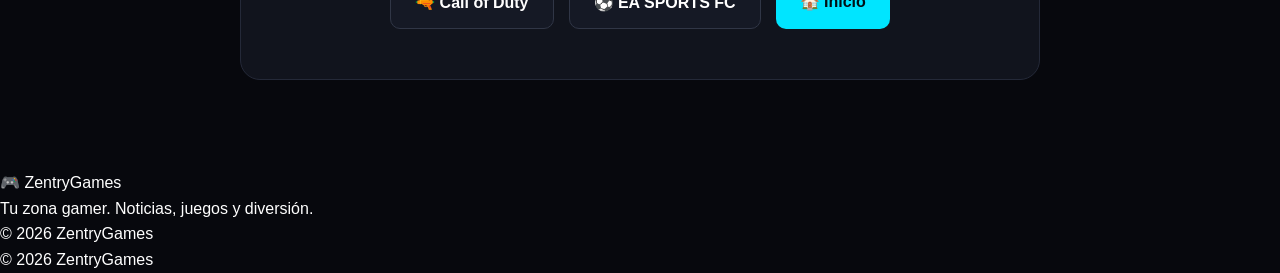
<file: roblox.html>
<!DOCTYPE html><html lang="es">
<head>
    <meta charset="UTF-8">
    <meta name="viewport" content="width=device-width, initial-scale=1.0"><meta name="description"
    content="ZentryGames - Información, experiencias, juegos y consejos de Roblox">

<title>Roblox | ZentryGames 🟥</title>

<link rel="stylesheet" href="style.css">

</head><body><header class="header"><div class="logo">
    🎮 <span>ZentryGames</span>
</div>

<nav class="nav">
    <a href="index.html">Inicio</a>
    <a href="cod.html">Call of Duty</a>
    <a href="fc.html">EA SPORTS FC</a>
    <a href="roblox.html">Roblox</a>
</nav>

<div class="header-actions">

    <a href="perfil.html"
       class="icon-btn profile-link"
       title="Perfil">
        👤
    </a>

</div>

</header><main><!-- HERO -->

<section class="hero">

    <div class="hero-content">

        <span class="badge">🟥 ZENTRYGAMES • ROBLOX</span>

        <h1>
            Millones de mundos.<br>
            <span>Una sola plataforma.</span>
        </h1>

        <p>
            Descubre experiencias, juegos, creación de contenido
            y novedades del universo de Roblox.
        </p>

        <div class="hero-buttons">

            <a href="#informacion" class="btn primary">
                🟥 Explorar Roblox
            </a>

            <a href="index.html" class="btn secondary">
                🏠 Volver al inicio
            </a>

        </div>

    </div>

</section>


<!-- INFORMACIÓN -->

<section id="informacion" class="section">

    <div class="section-title">

        <span>🟥</span>

        <div>
            <h2>¿Qué es Roblox?</h2>
            <p>Una plataforma llena de experiencias</p>
        </div>

    </div>

    <div class="info-box">

        <h3>🎮 Juega y crea</h3>

        <p>
            Roblox es una plataforma en la que los usuarios
            pueden jugar diferentes experiencias creadas por
            la comunidad. También permite crear y publicar
            experiencias utilizando herramientas de desarrollo.
        </p>

    </div>

</section>


<!-- EXPERIENCIAS -->

<section class="section dark-section">

    <div class="section-title">

        <span>🎮</span>

        <div>
            <h2>Tipos de experiencias</h2>
            <p>Hay muchos estilos de juegos para descubrir</p>
        </div>

    </div>


    <div class="cards">

        <article class="game-card">

            <div class="game-icon">🏙️</div>

            <h3>Roleplay</h3>

            <p>
                Vive historias, crea personajes y explora
                diferentes mundos junto a otros jugadores.
            </p>

        </article>


        <article class="game-card">

            <div class="game-icon">⚔️</div>

            <h3>Aventura</h3>

            <p>
                Explora mapas, completa desafíos y descubre
                nuevas aventuras.
            </p>

        </article>


        <article class="game-card">

            <div class="game-icon">🏎️</div>

            <h3>Carreras</h3>

            <p>
                Compite en pistas, vehículos y desafíos
                contra otros jugadores.
            </p>

        </article>

    </div>

</section>


<!-- CREACIÓN -->

<section class="section">

    <div class="section-title">

        <span>🛠️</span>

        <div>
            <h2>Crear en Roblox</h2>
            <p>La comunidad también puede desarrollar experiencias</p>
        </div>

    </div>


    <div class="event-box">

        <div class="event-icon">
            🛠️
        </div>

        <div>

            <h3>Roblox Studio</h3>

            <p>
                Roblox ofrece herramientas para que los
                desarrolladores puedan construir mundos,
                programar mecánicas y crear experiencias
                para otros jugadores.
            </p>

            <div class="event-info">

                <span>🏗️ Construcción</span>
                <span>💻 Programación</span>
                <span>🎮 Experiencias</span>
                <span>🌎 Comunidad</span>

            </div>

        </div>

    </div>

</section>


<!-- CONSEJOS -->

<section class="section dark-section">

    <div class="section-title">

        <span>💡</span>

        <div>
            <h2>Consejos para Roblox</h2>
            <p>Disfruta tus experiencias de forma segura</p>
        </div>

    </div>


    <div class="news-grid">

        <article class="news-card">

            <span class="news-tag">🎮 CONSEJO 01</span>

            <h3>Explora nuevas experiencias</h3>

            <p>
                Prueba diferentes tipos de juegos para
                descubrir cuáles se adaptan mejor a tus gustos.
            </p>

        </article>


        <article class="news-card">

            <span class="news-tag">🔐 CONSEJO 02</span>

            <h3>Protege tu cuenta</h3>

            <p>
                Utiliza una contraseña segura y nunca
                compartas tus datos de acceso con otras personas.
            </p>

        </article>


        <article class="news-card">

            <span class="news-tag">🤝 CONSEJO 03</span>

            <h3>Juega con respeto</h3>

            <p>
                Respeta a los demás jugadores y utiliza
                las herramientas de seguridad de la plataforma
                cuando sea necesario.
            </p>

        </article>

    </div>

</section>


<!-- NAVEGACIÓN -->

<section class="section">

    <div class="quiz-box">

        <span class="badge">🎮 ZENTRYGAMES</span>

        <h2>Explora otros juegos</h2>

        <p>
            Continúa explorando el contenido de ZentryGames.
        </p>

        <div class="hero-buttons">

            <a href="cod.html" class="btn secondary">
                🔫 Call of Duty
            </a>

            <a href="fc.html" class="btn secondary">
                ⚽ EA SPORTS FC
            </a>

            <a href="index.html" class="btn primary">
                🏠 Inicio
            </a>

        </div>

    </div>

</section>

</main><footer><div class="footer-logo">
    🎮 ZentryGames
</div>

<p>
    Tu zona gamer. Noticias, juegos y diversión.
</p>

<p class="copyright">
    © 2026 ZentryGames
</p>

<p class="copyright">
    © 2026 ZentryGames
</p>

</footer></body>
</html>
</file>
<file: style.css>
* {
    margin: 0;
    padding: 0;
    box-sizing: border-box;
}

html {
    scroll-behavior: smooth;
}

body {
    font-family: Arial, sans-serif;
    background: #07080d;
    color: white;
    line-height: 1.6;
}


/* HEADER */

.header {
    position: sticky;
    top: 0;
    z-index: 100;

    min-height: 70px;
    padding: 15px 5%;

    display: flex;
    align-items: center;
    justify-content: space-between;
    gap: 20px;

    background: rgba(10, 12, 18, 0.92);
    backdrop-filter: blur(15px);

    border-bottom: 1px solid #202431;
}

.logo {
    font-size: 22px;
    font-weight: bold;
    white-space: nowrap;
}

.logo span {
    color: #00e5ff;
}

.nav {
    display: flex;
    gap: 20px;
    flex-wrap: wrap;
    justify-content: center;
}

.nav a {
    color: #ccc;
    text-decoration: none;
    font-size: 14px;

    transition: 0.3s;
}

.nav a:hover {
    color: #00e5ff;
}

.header-actions {
    display: flex;
    gap: 8px;
}

.icon-btn {
    width: 38px;
    height: 38px;

    padding: 0;

    background: #151925;
    color: white;

    border: 1px solid #292e3d;
    border-radius: 10px;

    cursor: pointer;
}


/* ==============================
   HERO — FASE 5
   ============================== */

.hero {
    min-height: 85vh;

    display: flex;
    align-items: center;
    justify-content: center;

    text-align: center;

    padding: 70px 20px;

    position: relative;
    overflow: hidden;

    background:
        radial-gradient(
            circle at 50% 35%,
            rgba(0, 229, 255, 0.14),
            transparent 32%
        ),
        radial-gradient(
            circle at 20% 80%,
            rgba(0, 229, 255, 0.06),
            transparent 30%
        ),
        linear-gradient(
            180deg,
            #090c13 0%,
            #07080d 100%
        );
}

/* Luz decorativa del fondo */
.hero::before {
    content: "";

    position: absolute;

    width: 450px;
    height: 450px;

    top: -180px;
    right: -120px;

    border-radius: 50%;

    background: #00e5ff;

    opacity: 0.035;

    filter: blur(10px);

    pointer-events: none;
}

/* Segunda luz */
.hero::after {
    content: "";

    position: absolute;

    width: 300px;
    height: 300px;

    bottom: -150px;
    left: -100px;

    border-radius: 50%;

    background: #00e5ff;

    opacity: 0.025;

    filter: blur(15px);

    pointer-events: none;
}

.hero-content {
    max-width: 900px;

    position: relative;

    z-index: 1;

    animation: heroAppear 0.8s ease;
}

.badge {
    display: inline-block;

    padding: 8px 16px;

    margin-bottom: 22px;

    border: 1px solid rgba(0, 229, 255, 0.7);

    border-radius: 50px;

    color: #00e5ff;

    background: rgba(0, 229, 255, 0.04);

    font-size: 12px;
    font-weight: bold;

    letter-spacing: 1.5px;

    box-shadow:
        0 0 20px rgba(0, 229, 255, 0.08);
}

.hero h1 {
    font-size: clamp(45px, 8vw, 82px);

    line-height: 1.02;

    margin-bottom: 25px;

    letter-spacing: -2px;

    text-shadow:
        0 0 30px rgba(0, 229, 255, 0.08);
}

.hero h1 span {
    color: #00e5ff;

    text-shadow:
        0 0 25px rgba(0, 229, 255, 0.25);
}

.hero p {
    max-width: 650px;

    margin: 0 auto 32px;

    color: #9299a8;

    font-size: 18px;
}

.hero-buttons {
    display: flex;

    justify-content: center;

    gap: 15px;

    flex-wrap: wrap;
}

/* Entrada suave */
@keyframes heroAppear {

    from {
        opacity: 0;
        transform: translateY(18px);
    }

    to {
        opacity: 1;
        transform: translateY(0);
    }

}

/* BOTONES */

.btn {
    display: inline-block;

    padding: 13px 24px;

    border-radius: 10px;

    text-decoration: none;
    font-weight: bold;

    transition: 0.3s;
}

.primary {
    background: #00e5ff;
    color: #001015;
}

.secondary {
    background: #151925;
    color: white;

    border: 1px solid #303646;
}

.btn:hover {
    transform: translateY(-3px);
}


/* SECCIONES */

.section {
    padding: 90px 5%;
}

.dark-section {
    background: #0b0d13;
}

.section-title {
    max-width: 1100px;

    margin: auto;
    margin-bottom: 40px;

    display: flex;
    align-items: center;
    gap: 15px;
}

.section-title > span {
    font-size: 35px;
}

.section-title h2 {
    font-size: 32px;
}

.section-title p {
    color: #888;
}


/* CARDS */

.cards {
    max-width: 1100px;

    margin: auto;

    display: grid;

    grid-template-columns:
        repeat(3, 1fr);

    gap: 25px;
}

.game-card {
    padding: 35px;

    min-height: 300px;

    background: #11141d;

    border: 1px solid #242938;

    border-radius: 18px;

    transition: 0.3s;

    position: relative;
    overflow: hidden;
}

.game-card:hover {
    transform: translateY(-8px);

    border-color: #00e5ff;

    box-shadow:
        0 15px 40px rgba(0, 229, 255, 0.08);
}

.game-icon {
    font-size: 55px;
    margin-bottom: 20px;
}

.game-card h3 {
    font-size: 25px;
    margin-bottom: 12px;
}

.game-card p {
    color: #999;
    margin-bottom: 25px;
}

.card-btn {
    background: #00e5ff;

    border: none;

    padding: 10px 18px;

    border-radius: 8px;

    font-weight: bold;

    cursor: pointer;

    transition: 0.3s;
}

.card-btn:hover {
    transform: scale(1.05);
}


/* NOTICIAS */

.news-grid {
    max-width: 1100px;

    margin: auto;

    display: grid;

    grid-template-columns:
        repeat(3, 1fr);

    gap: 20px;
}

.news-card {
    padding: 25px;

    background: #12151e;

    border: 1px solid #252a38;

    border-radius: 15px;

    transition: 0.3s;
}

.news-card:hover {
    transform: translateY(-5px);
}

.news-tag {
    color: #00e5ff;

    font-size: 11px;
    font-weight: bold;
}

.news-card h3 {
    margin: 12px 0;
}

.news-card p {
    color: #999;
}

.news-date {
    display: block;

    margin-top: 20px;

    color: #666;

    font-size: 12px;
}

/* ==============================
EVENTOS
============================== */

.event-box {
max-width: 900px;

margin: auto;

display: flex;
align-items: center;
gap: 30px;

padding: 35px;

background:
    linear-gradient(
        135deg,
        #111923,
        #11141d
    );

border: 1px solid #263746;

border-radius: 20px;

position: relative;
overflow: hidden;

transition: 0.3s;

}

.event-box::before {
content: "";

position: absolute;

width: 180px;
height: 180px;

right: -70px;
top: -70px;

background: #00e5ff;

opacity: 0.08;

border-radius: 50%;

}

.event-box:hover {
transform: translateY(-6px);

border-color: #00e5ff;

box-shadow:
    0 15px 40px rgba(0, 229, 255, 0.08);

}

.event-icon {
min-width: 90px;
height: 90px;

display: flex;
align-items: center;
justify-content: center;

font-size: 50px;

background: #071a20;

border: 1px solid #00e5ff;

border-radius: 18px;

}

.event-box h3 {
font-size: 25px;
margin: 8px 0 10px;
}

.event-box p {
color: #999;
margin-bottom: 18px;
}

.event-info {
display: flex;
gap: 15px;
flex-wrap: wrap;

color: #00e5ff;

font-size: 13px;

}

@media (max-width: 600px) {

.event-box {
    flex-direction: column;
    text-align: center;
}

.event-info {
    justify-content: center;
}

}




/* QUIZ */

.quiz-box {
    max-width: 800px;

    margin: auto;

    text-align: center;

    padding: 50px;

    background: #11141d;

    border: 1px solid #242938;

    border-radius: 20px;
}

.quiz-box h2 {
    font-size: 32px;
    margin-bottom: 10px;
}

.quiz-box p {
    color: #999;
    margin-bottom: 25px;
}

#quizArea {
    margin-top: 25px;
}


/* ==============================
ZENTRYBOT — FASE 5
============================== */

.bot-box {
max-width: 950px;

margin: auto;

display: flex;
align-items: center;
gap: 30px;

padding: 40px;

background:
    radial-gradient(
        circle at top right,
        rgba(0, 229, 255, 0.12),
        transparent 35%
    ),
    linear-gradient(
        135deg,
        #111923,
        #0d1018
    );

border: 1px solid #263746;

border-radius: 24px;

position: relative;
overflow: hidden;

box-shadow:
    0 20px 60px rgba(0, 0, 0, 0.25);

}

.bot-avatar {
min-width: 110px;
width: 110px;
height: 110px;

display: flex;
align-items: center;
justify-content: center;

font-size: 58px;

background:
    radial-gradient(
        circle,
        #102a32,
        #071217
    );

border: 2px solid #00e5ff;

border-radius: 50%;

box-shadow:
    0 0 25px rgba(0, 229, 255, 0.18);

animation: botPulse 3s ease-in-out infinite;

}

@keyframes botPulse {

0%, 100% {
    box-shadow:
        0 0 20px rgba(0, 229, 255, 0.15);
}

50% {
    box-shadow:
        0 0 35px rgba(0, 229, 255, 0.35);
}

}

.bot-content {
flex: 1;
}

.bot-content h2 {
font-size: 32px;
margin-bottom: 8px;
}

.bot-content p {
color: #999;
margin-bottom: 20px;
}

.bot-input {
display: flex;
gap: 10px;
}

.bot-input input {
flex: 1;

padding: 14px 16px;

background: #080b10;

color: white;

border: 1px solid #303646;

border-radius: 10px;

outline: none;

transition: 0.3s;

}

.bot-input input:focus {
border-color: #00e5ff;

box-shadow:
    0 0 15px rgba(0, 229, 255, 0.08);

}

.bot-input button {
padding: 13px 22px;

background: #00e5ff;

color: #001015;

border: none;

border-radius: 10px;

font-weight: bold;

cursor: pointer;

transition: 0.3s;

}

.bot-input button:hover {
transform: translateY(-2px);

box-shadow:
    0 8px 20px rgba(0, 229, 255, 0.2);

}

.bot-response {
min-height: 25px;

margin-top: 18px;

padding: 12px 15px;

color: #00e5ff;

background: rgba(0, 229, 255, 0.04);

border-left: 3px solid #00e5ff;

border-radius: 6px;

}

@media (max-width: 600px) {

.bot-box {
    padding: 30px 20px;
}

.bot-avatar {
    min-width: 90px;
    width: 90px;
    height: 90px;

    font-size: 48px;
}

.bot-content h2 {
    font-size: 27px;
}

.bot-input {
    flex-direction: column;
}

.bot-input button {
    width: 100%;
}

}


/* RESPONSIVE */

@media (max-width: 850px) {

    .header {
        flex-wrap: wrap;
        justify-content: center;
    }

    .cards,
    .news-grid {
        grid-template-columns: 1fr;
    }

    .bot-box {
        flex-direction: column;
        text-align: center;
    }

}


@media (max-width: 600px) {

    .nav {
        gap: 10px;
    }

    .nav a {
        font-size: 12px;
    }

    .hero {
        min-height: 75vh;
    }

    .hero h1 {
        font-size: 42px;
    }

    .hero p {
        font-size: 16px;
    }

    .section {
        padding: 65px 20px;
    }

    .section-title h2 {
        font-size: 25px;
    }

    .game-card {
        padding: 25px;
    }

    .quiz-box {
        padding: 30px 20px;
    }

    .bot-box {
        padding: 30px 20px;
    }

    .bot-input,
    .search-box {
        flex-direction: column;
    }
    
    .card-btn {
    display: inline-block;
    text-decoration: none;
    color: #001015;
    }
    
      .profile-link {
        display: flex;
        align-items: center;
        justify-content: center;
        text-decoration: none;
    }

}

/* ==============================
   NOTIFICACIONES
   ============================== */

.notification-panel {
    display: none;

    position: fixed;
    top: 80px;
    right: 25px;

    width: 330px;

    background: #11141d;
    color: white;

    border: 1px solid #00e5ff;
    border-radius: 15px;

    padding: 20px;

    z-index: 9999;
}

.notification-panel.show {
    display: block;
}


/* ==============================
EVENTOS — FASE 4
============================== */

.events-grid {

max-width: 1100px;

margin: auto;

display: grid;

grid-template-columns: repeat(2, 1fr);

gap: 20px;

}

.event-card {

display: flex;

gap: 22px;

padding: 28px;

background: #11141d;

border: 1px solid #242938;

border-radius: 18px;

position: relative;

overflow: hidden;

transition: 0.3s;

}

.event-card::before {

content: "";

position: absolute;

width: 180px;
height: 180px;

right: -90px;
top: -90px;

background: #00e5ff;

opacity: 0.04;

border-radius: 50%;

}

.event-card:hover {

transform: translateY(-6px);

border-color: #00e5ff;

box-shadow:
    0 15px 40px rgba(0, 229, 255, 0.08);

}

.event-card .event-icon {

min-width: 75px;

height: 75px;

display: flex;

align-items: center;

justify-content: center;

font-size: 40px;

background: #071a20;

border: 1px solid #00e5ff;

border-radius: 15px;

}

.event-content {

flex: 1;

}

.event-tag {

display: inline-block;

color: #00e5ff;

font-size: 11px;

font-weight: bold;

letter-spacing: 0.8px;

margin-bottom: 7px;

}

.event-content h3 {

font-size: 22px;

margin-bottom: 8px;

}

.event-content p {

color: #999;

margin-bottom: 15px;

}

.event-info {

display: flex;

gap: 12px;

flex-wrap: wrap;

color: #00e5ff;

font-size: 12px;

}

@media (max-width: 700px) {

.events-grid {

    grid-template-columns: 1fr;

}

}

@media (max-width: 600px) {

.event-card {

    flex-direction: column;

    text-align: center;

    align-items: center;

}

.event-info {

    justify-content: center;

}

}


/* ==============================
NOTICIAS — VENTANA
============================== */

.news-modal {

display: none;

position: fixed;

inset: 0;

z-index: 9998;

align-items: center;

justify-content: center;

padding: 20px;

background: rgba(0, 0, 0, 0.75);

backdrop-filter: blur(8px);

}

.news-modal.show {

display: flex;

}

.news-modal-content {

width: 100%;

max-width: 650px;

padding: 35px;

position: relative;

background: #11141d;

border: 1px solid #00e5ff;

border-radius: 20px;

box-shadow:
    0 20px 60px rgba(0, 229, 255, 0.12);

animation: newsAppear 0.25s ease;

}

.news-modal-content h2 {

margin: 12px 0;

font-size: 28px;

}

.news-modal-content p {

color: #999;

line-height: 1.7;

}

.news-close {

position: absolute;

top: 12px;
right: 15px;

width: 35px;
height: 35px;

border: 1px solid #303646;

border-radius: 8px;

background: #151925;

color: white;

cursor: pointer;

font-size: 16px;

}

.news-close:hover {

border-color: #00e5ff;

color: #00e5ff;

}

.news-button {

margin-top: 15px;

}

@keyframes newsAppear {

from {

    opacity: 0;

    transform: translateY(15px) scale(0.97);

}

to {

    opacity: 1;

    transform: translateY(0) scale(1);

}

}

@media (max-width: 600px) {

.news-modal-content {

    padding: 28px 20px;

}

.news-modal-content h2 {

    font-size: 23px;

}

}
</file>
